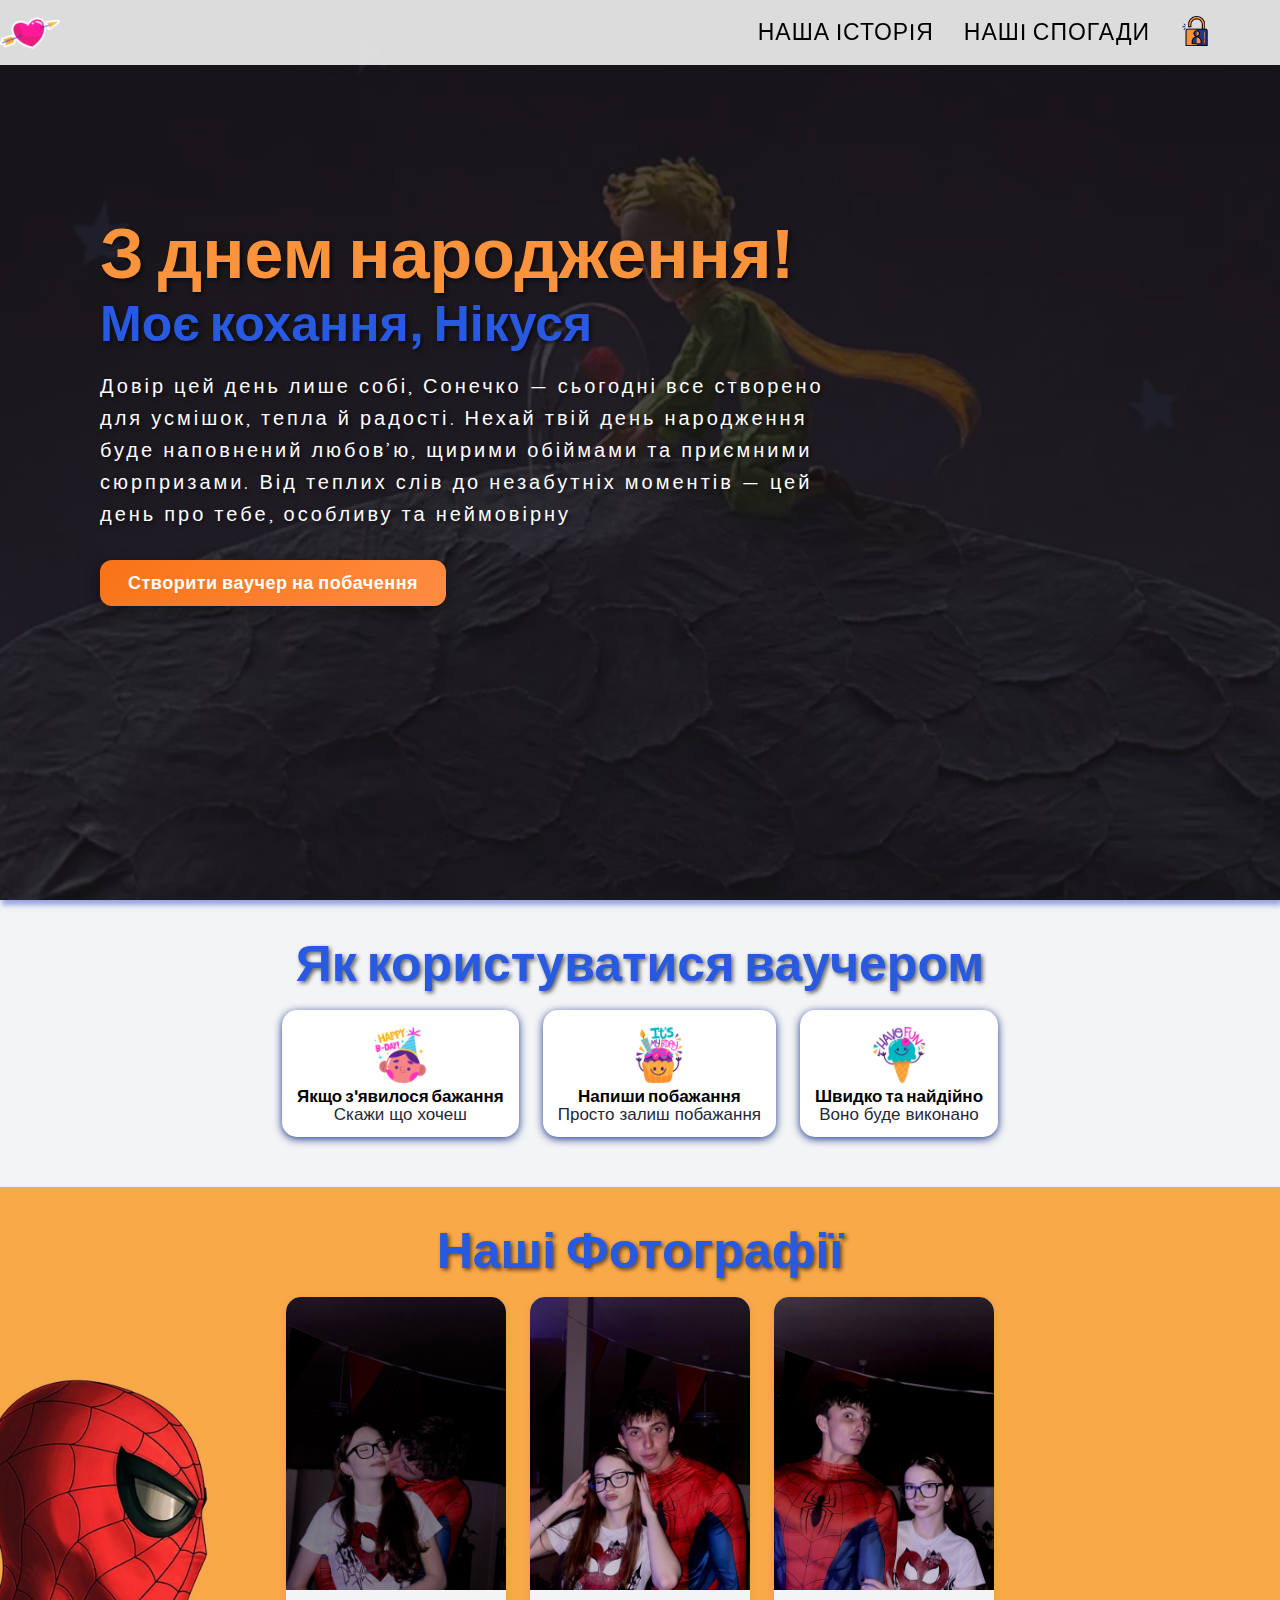
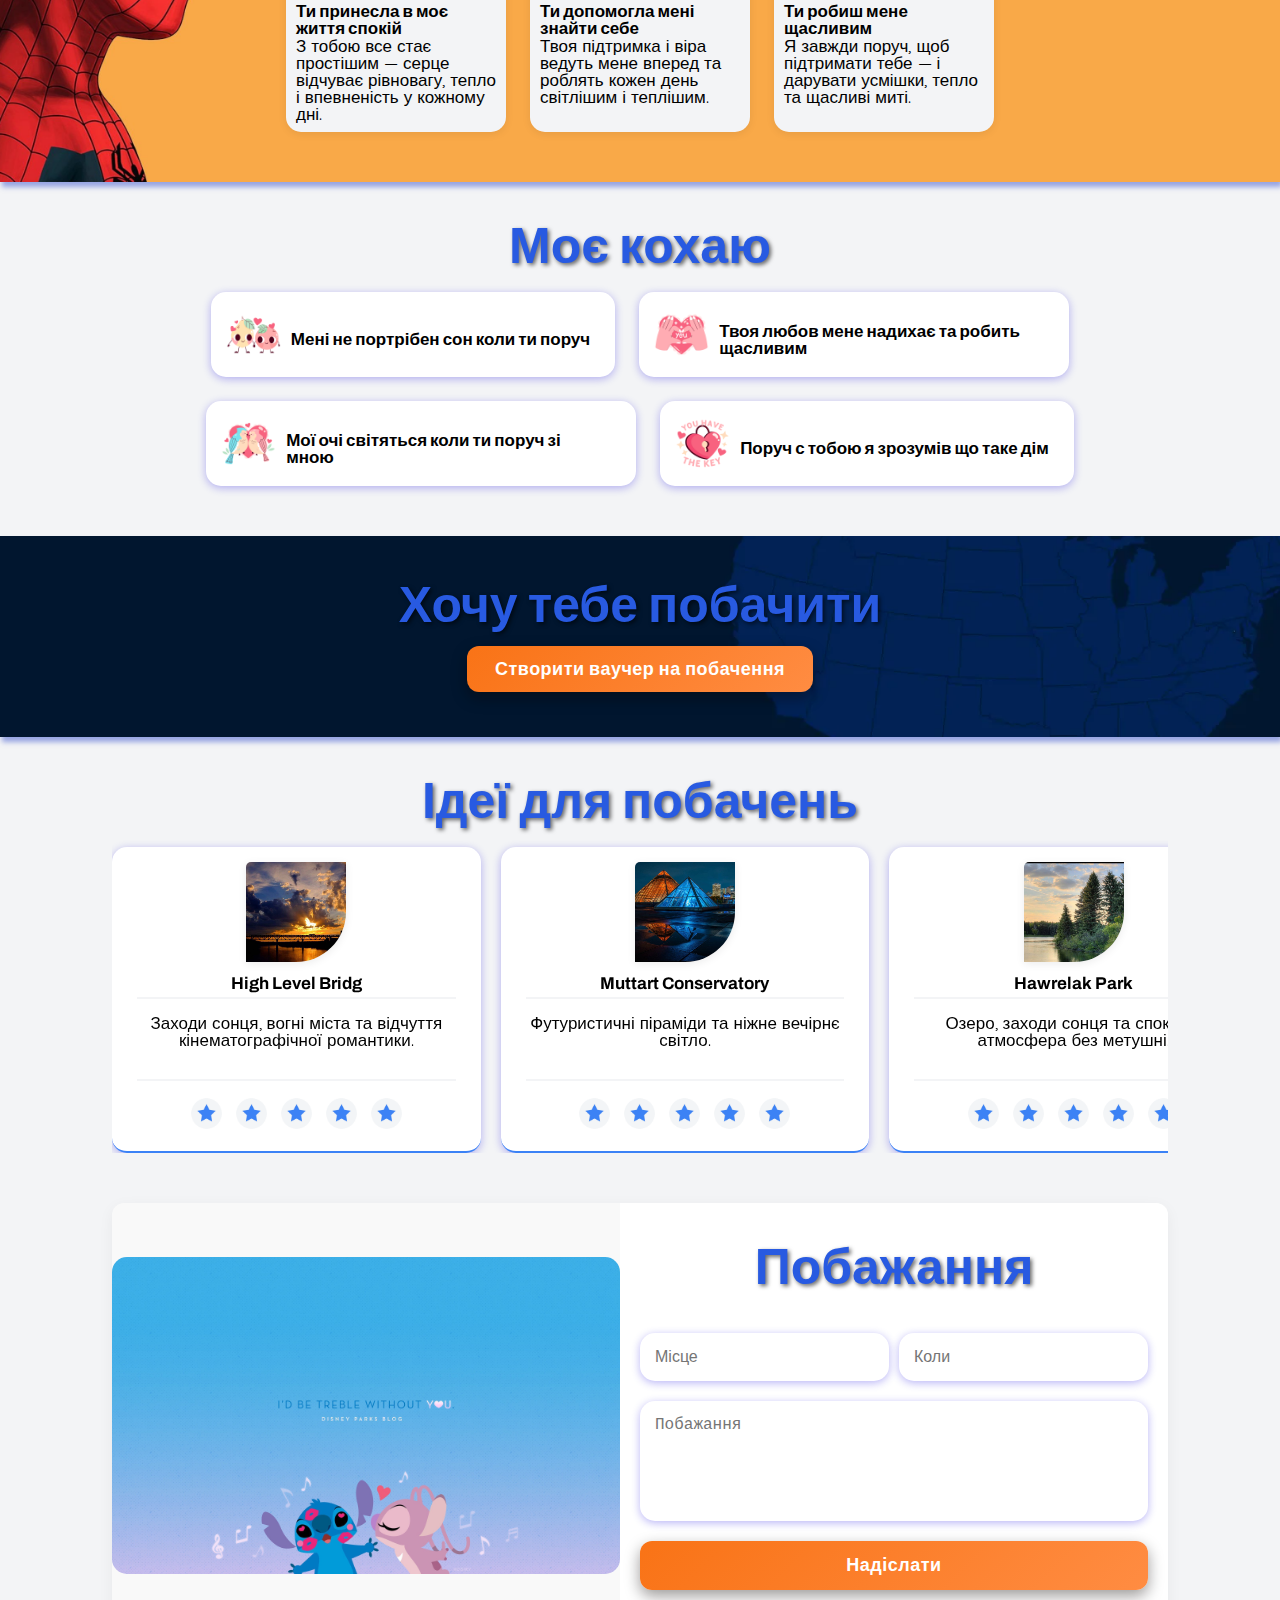
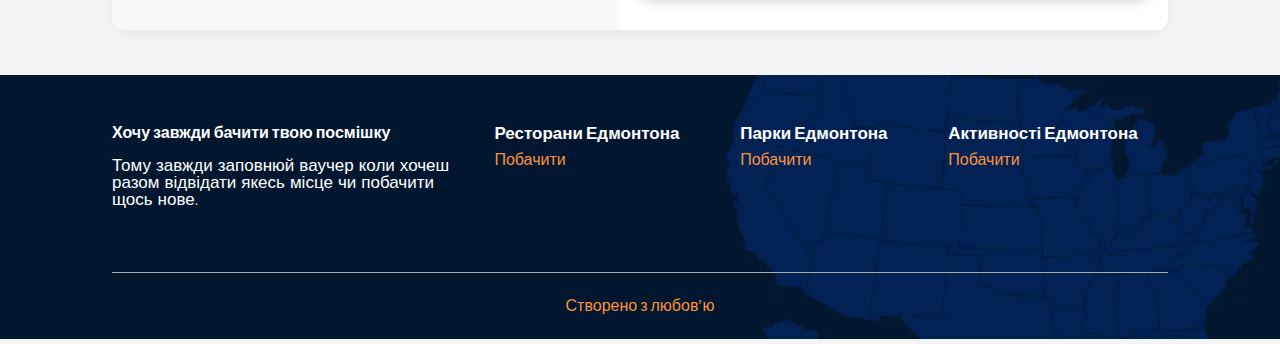
<file: index.html>
<!DOCTYPE html>
<html lang="en">
  <head>
    <meta charset="UTF-8" />
    <meta name="viewport" content="width=device-width, initial-scale=1.0" />
    <link rel="stylesheet" href="reset.css" />
    <link rel="stylesheet" href="style.css" />
    <link rel="icon" type="image/x-icon" href="images/favicon_io 2/favicon.ico" />
    <link rel="preconnect" href="https://fonts.googleapis.com" />
    <link rel="preconnect" href="https://fonts.gstatic.com" crossorigin />
    <link
      href="https://fonts.googleapis.com/css2?family=Archivo:ital,wght@0,100..900;1,100..900&family=Quicksand:wght@300..700&display=swap"
      rel="stylesheet"
    />
    <link
      rel="stylesheet"
      href="https://cdn.jsdelivr.net/npm/swiper@11/swiper-bundle.min.css"
    />
    <title>Trucking Services</title>
  </head>

  <body>
    <header class="header__bg mainPage__bg">
      <div class="header__container-content">
        <div class="navbar">
          <div class="logo">
            <a href="index.html" target="_self" title="Truck">
              <img
                src="images/LOGO-LOVE.png"
                loading="lazy"
                alt="logo"
                class="logo"
              />
            </a>
          </div>
          <ul class="links">
            <li>
              <a
                href="ourStory.html"
                class="navbar__links"
                target="_self"
                title="About Us"
                >Наша Iсторiя</a
              >
            </li>
            <li>
              <a
                href="ourMemorise.html"
                class="navbar__links"
                target="_self"
                title="Contact Us"
                >Нашi спогади</a
              >
            </li>
            <li class="links__signInSetts">
              <a
                id="adminBtn"
                class="navbar__links"
                target="_self"
                title="Admin"
                ><img src="images/loginIcon.webp" loading="lazy" alt="LogIn"
              /></a>
            </li>
          </ul>
          <div class="toggle">
            <div class="line1"></div>
            <div class="line2"></div>
            <div class="line3"></div>
          </div>
        </div>
        <div class="header__container">
          <h1>З днем народження!</h1>
          <h2>Моє кохання, Нікуся</h2>
          <p>
            Довір цей день лише собі, Сонечко — сьогодні все створено для
            усмішок, тепла й радості. Нехай твій день народження буде наповнений
            любов’ю, щирими обіймами та приємними сюрпризами. Від теплих слів до
            незабутніх моментів — цей день про тебе, особливу та неймовірну
          </p>

          <a href="#contactUs" class="btn">Створити ваучер на побачення</a>
        </div>
      </div>
    </header>
    <main class="main">
      <section class="section-distance">
        <h2>Як користуватися ваучером</h2>
        <div class="card-section container">
          <div class="card__item">
            <img src="images/birthday_1.jpeg" alt="car image" loading="lazy" />
            <h3>Якщо з'явилося бажання</h3>
            <p class="card__item-text">Скажи що хочеш</p>
          </div>
          <div class="card__item">
            <img src="images/birthday_2.png" alt="car image" loading="lazy" />
            <h3>Напиши побажання</h3>
            <p class="card__item-text">Просто залиш побажання</p>
          </div>
          <div class="card__item">
            <img src="images/birthday_3.png" alt="car image" loading="lazy" />
            <h3>Швидко та найдійно</h3>
            <p class="card__item-text">Воно буде виконано</p>
          </div>
        </div>
      </section>
      <section class="services services_new ">
        <h2>Наші Фотографії</h2>
        <div class="container services__block">
          <div class="services__item">
            <img src="images/us_2.jpg" alt="repairMen" loading="lazy" />
            <div class="services__item-textBlock">
              <h3>Ти принесла в моє життя спокій</h3>
              <p>
                З тобою все стає простішим — серце відчуває рівновагу, тепло і
                впевненість у кожному дні.
              </p>
            </div>
          </div>
          <div class="services__item">
            <img src="images/us_4.jpg" alt="repairMen" loading="lazy" />
            <div class="services__item-textBlock">
              <h3>Ти допомогла мені знайти себе</h3>
              <p>
                Твоя підтримка і віра ведуть мене вперед та роблять кожен день
                світлішим і теплішим.
              </p>
            </div>
          </div>
          <div class="services__item">
            <img src="images/us_3.jpg" alt="repairMen" loading="lazy" />
            <div class="services__item-textBlock">
              <h3>Ти робиш мене щасливим</h3>
              <p>
                Я завжди поруч, щоб підтримати тебе — і дарувати усмішки, тепло
                та щасливі миті.
              </p>
            </div>
          </div>
        </div>
      </section>
      <section class="container">
        <div class="section-distance">
          <h2 class="card-infoBlock-logo">Моє кохаю</h2>
          <div class="card-infoBlock">
            <div class="card-infoBlock-item">
              <img src="images/love_1.png" alt="Icon" loading="lazy" />
              <div>
                <h3>Мені не портрібен сон коли ти поруч</h3>
              </div>
            </div>
            <div class="card-infoBlock-item">
              <img src="images/love_2.png" alt="Icon" loading="lazy" />
              <div>
                <h3>Твоя любов мене надихає та робить щасливим</h3>
              </div>
            </div>
            <div class="card-infoBlock-item">
              <img src="images/love_3.png" alt="Icon" loading="lazy" />
              <div>
                <h3>Мої очі світяться коли ти поруч зі мною</h3>
              </div>
            </div>
            <div class="card-infoBlock-item">
              <img src="images/love_4.png" alt="Icon" loading="lazy" />
              <div>
                <h3 class="card__item-logo">
                  Поруч с тобою я зрозумів що таке дім
                </h3>
              </div>
            </div>
          </div>
        </div>
      </section>
      <section class="contacts-section">
        <h2>Хочу тебе побачити</h2>
        <a href="#contactUs" class="btn">Створити ваучер на побачення</a>
      </section>
      <section class="section-distance">
        <div class="swiper mySwiper container">
          <h2>Ідеї для побачень</h2>
          <div class="swiper-wrapper">
            <div class="swiper-slide">
              <img
                src="images/IMAGE 2025-12-18 19:07:42.jpg"
                alt="repairMen"
                class="rating__hero"
                loading="lazy"
              />
              <div class="services__item-textBlock">
                <h3>High Level Bridg</h3>
                <p class="swiper-slide-text">
                  Заходи сонця, вогні міста та відчуття кінематографічної романтики.
                </p>
              </div>
              <div class="rating-block">
                <img
                  src="images/rating.webp"
                  alt="star"
                  class="rating-img"
                  loading="lazy"
                />
                <img
                  src="images/rating.webp"
                  alt="star"
                  class="rating-img"
                  loading="lazy"
                />
                <img
                  src="images/rating.webp"
                  alt="star"
                  class="rating-img"
                  loading="lazy"
                />
                <img
                  src="images/rating.webp"
                  alt="star"
                  class="rating-img"
                  loading="lazy"
                />
                <img
                  src="images/rating.webp"
                  alt="star"
                  class="rating-img"
                  loading="lazy"
                />
              </div>
            </div>
            <div class="swiper-slide">
              <img
                src="images/IMAGE 2025-12-18 19:12:06.jpg"
                alt="repairMen"
                class="rating__hero"
              />
              <div class="services__item-textBlock">
                <h3>Muttart Conservatory </h3>
                <p class="swiper-slide-text">
                  Футуристичні піраміди та ніжне вечірнє світло.
                </p>
              </div>
              <div class="rating-block">
                <img
                  src="images/rating.webp"
                  alt="star"
                  class="rating-img"
                  loading="lazy"
                />
                <img
                  src="images/rating.webp"
                  alt="star"
                  class="rating-img"
                  loading="lazy"
                />
                <img
                  src="images/rating.webp"
                  alt="star"
                  class="rating-img"
                  loading="lazy"
                />
                <img
                  src="images/rating.webp"
                  alt="star"
                  class="rating-img"
                  loading="lazy"
                />
                <img
                  src="images/rating.webp"
                  alt="star"
                  class="rating-img"
                  loading="lazy"
                />
              </div>
            </div>
            <div class="swiper-slide">
              <img
                src="images/IMAGE 2025-12-18 19:10:57.jpg"
                alt="repairMen"
                class="rating__hero"
                loading="lazy"
              />
              <div class="services__item-textBlock">
                <h3>Hawrelak Park</h3>
                <p class="swiper-slide-text">
                  Озеро, заходи сонця та спокійна атмосфера без метушні.
                </p>
              </div>
              <div class="rating-block">
                <img
                  src="images/rating.webp"
                  alt="star"
                  class="rating-img"
                  loading="lazy"
                />
                <img
                  src="images/rating.webp"
                  alt="star"
                  class="rating-img"
                  loading="lazy"
                />
                <img
                  src="images/rating.webp"
                  alt="star"
                  class="rating-img"
                  loading="lazy"
                />
                <img
                  src="images/rating.webp"
                  alt="star"
                  class="rating-img"
                  loading="lazy"
                />
                <img
                  src="images/rating.webp"
                  alt="star"
                  class="rating-img"
                  loading="lazy"
                />
              </div>
            </div>
            <div class="swiper-slide">
              <img
                src="images/IMAGE 2025-12-18 19:11:19.jpg"
                alt="repairMen"
                class="rating__hero"
                loading="lazy"
              />
              <div class="services__item-textBlock">
                <h3>Victoria Promenade</h3>
                <p class="swiper-slide-text">
                  Панорама даунтауну та романтика прогулянки над долиною.
                </p>
              </div>
              <div class="rating-block">
                <img
                  src="images/rating.webp"
                  alt="star"
                  class="rating-img"
                  loading="lazy"
                />
                <img
                  src="images/rating.webp"
                  alt="star"
                  class="rating-img"
                  loading="lazy"
                />
                <img
                  src="images/rating.webp"
                  alt="star"
                  class="rating-img"
                  loading="lazy"
                />
                <img
                  src="images/rating.webp"
                  alt="star"
                  class="rating-img"
                  loading="lazy"
                />
                <img
                  src="images/rating.webp"
                  alt="star"
                  class="rating-img"
                  loading="lazy"
                />
              </div>
            </div>
   
          </div>
          <div class="swiper-pagination"></div>
        </div>
      </section>

      <section class="contact-section container" >
        <div class="contact-image">
          <img
            src="images/1679908227_sneg-top-p-oboi-so-stichem-na-rabochii-stol-pinterest-2.jpg"
            loading="lazy"
            alt="Contact Us"
          />
        </div>
        <form class="contact-form" id="contactUs">
          <h2>Побажання</h2>
          <div class="form-grid">
            <input type="text" id="Place" placeholder="Місце" required />
            <input type="text" id="Date" placeholder="Коли" required />
          </div>
          <textarea
            placeholder="Побажання"
            rows="5"
            id="InfoTExt_block"
            required
          ></textarea>
          <button type="submit" class="btn" id="myButton">Надіслати</button>
          <p id="status"></p>
        </form>
      </section>
      <button id="scrollTopBtn" title="Top">
        <img src="images/top.webp" alt="top" class="topImg" loading="lazy" />
      </button>
    </main>
    <footer class="footer">
      <div class="container footer-position">
        <div>
          <h4>Хочу завжди бачити твою посмішку</h4>
          <p>
            Тому завжди заповнюй ваучер коли хочеш разом відвідати якесь місце
            чи побачити щось нове.
          </p>
        </div>
        <div class="footer-position-nav">
          <div class="footer__block-nav-items">
            <h3>Ресторани Едмонтона</h3>
            <a
              href="https://www.opentable.ca/s?covers=2&latitude=53.5391305&longitude=-113.4987516&title=Top%20Restaurants%20in%20Edmonton&ref=16282&SP=ppc_g_ca_nontm&cmid=22832620510&aid=183792336416&tid=kwd-301682547986&locp=9001365&loci=&mt=b&nw=g&d=c&cid=767375618606&pos=&gad_source=1&gad_campaignid=22832620510&gbraid=0AAAAADqtrPqXvhz52E7thMMNALKUC1vij&gclid=Cj0KCQiA6Y7KBhCkARIsAOxhqtP-cCf6x3h9wunZFyAaUBI9hwEAVCS_YtmzITurQr_x0XLDvX0mDDcaApj-EALw_wcB"
              target="_blank"
              rel="nofollow"
              title="Github"
              >Побачити</a
            >
          </div>
          <div class="footer__block-nav-items">
            <h3>Парки Едмонтона</h3>
            <a
              href="https://www.tripadvisor.ru/Attractions-g154914-Activities-c57-Edmonton_Alberta.html"
              target="_blank"
              rel="nofollow"
              title="LinkedIn"
              >Побачити</a
            >
          </div>
          <div class="footer__block-nav-items">
            <h3>Активності Едмонтона</h3>
            <a
              href="https://www.getyourguide.ru/edmonton-l291/outdoor-activities-tc1093/?visitor-id=Z9B60OZEQOLZGU8JGK219MRBBJJAEGZO&locale_autoredirect_optout=true"
              target="_blank"
              rel="nofollow"
              title="Mu stack"
              >Побачити</a
            >
          </div>
        </div>
      </div>
      <div class="footer-position-certification container">
        Створено з любов’ю
      </div>
    </footer>

    <div id="loginModal" class="modal">
      <div class="modal-content">
        <h3>Admin Login</h3>
        <input type="text" id="adminUsername" placeholder="Username - admin" />
        <input
          type="password"
          id="adminPassword"
          placeholder="Password - admin"
        />
        <div id="loginError" class="error-message"></div>
        <div class="modal-buttons">
          <button id="loginSubmit" class="btn-admin btn-success">Login</button>
          <button id="loginCancel" class="btn-admin">Cancel</button>
        </div>
      </div>
    </div>
    <script src="https://cdn.jsdelivr.net/npm/swiper@11/swiper-bundle.min.js"></script>
    <script src="script.js"></script>
  </body>
</html>
</file>
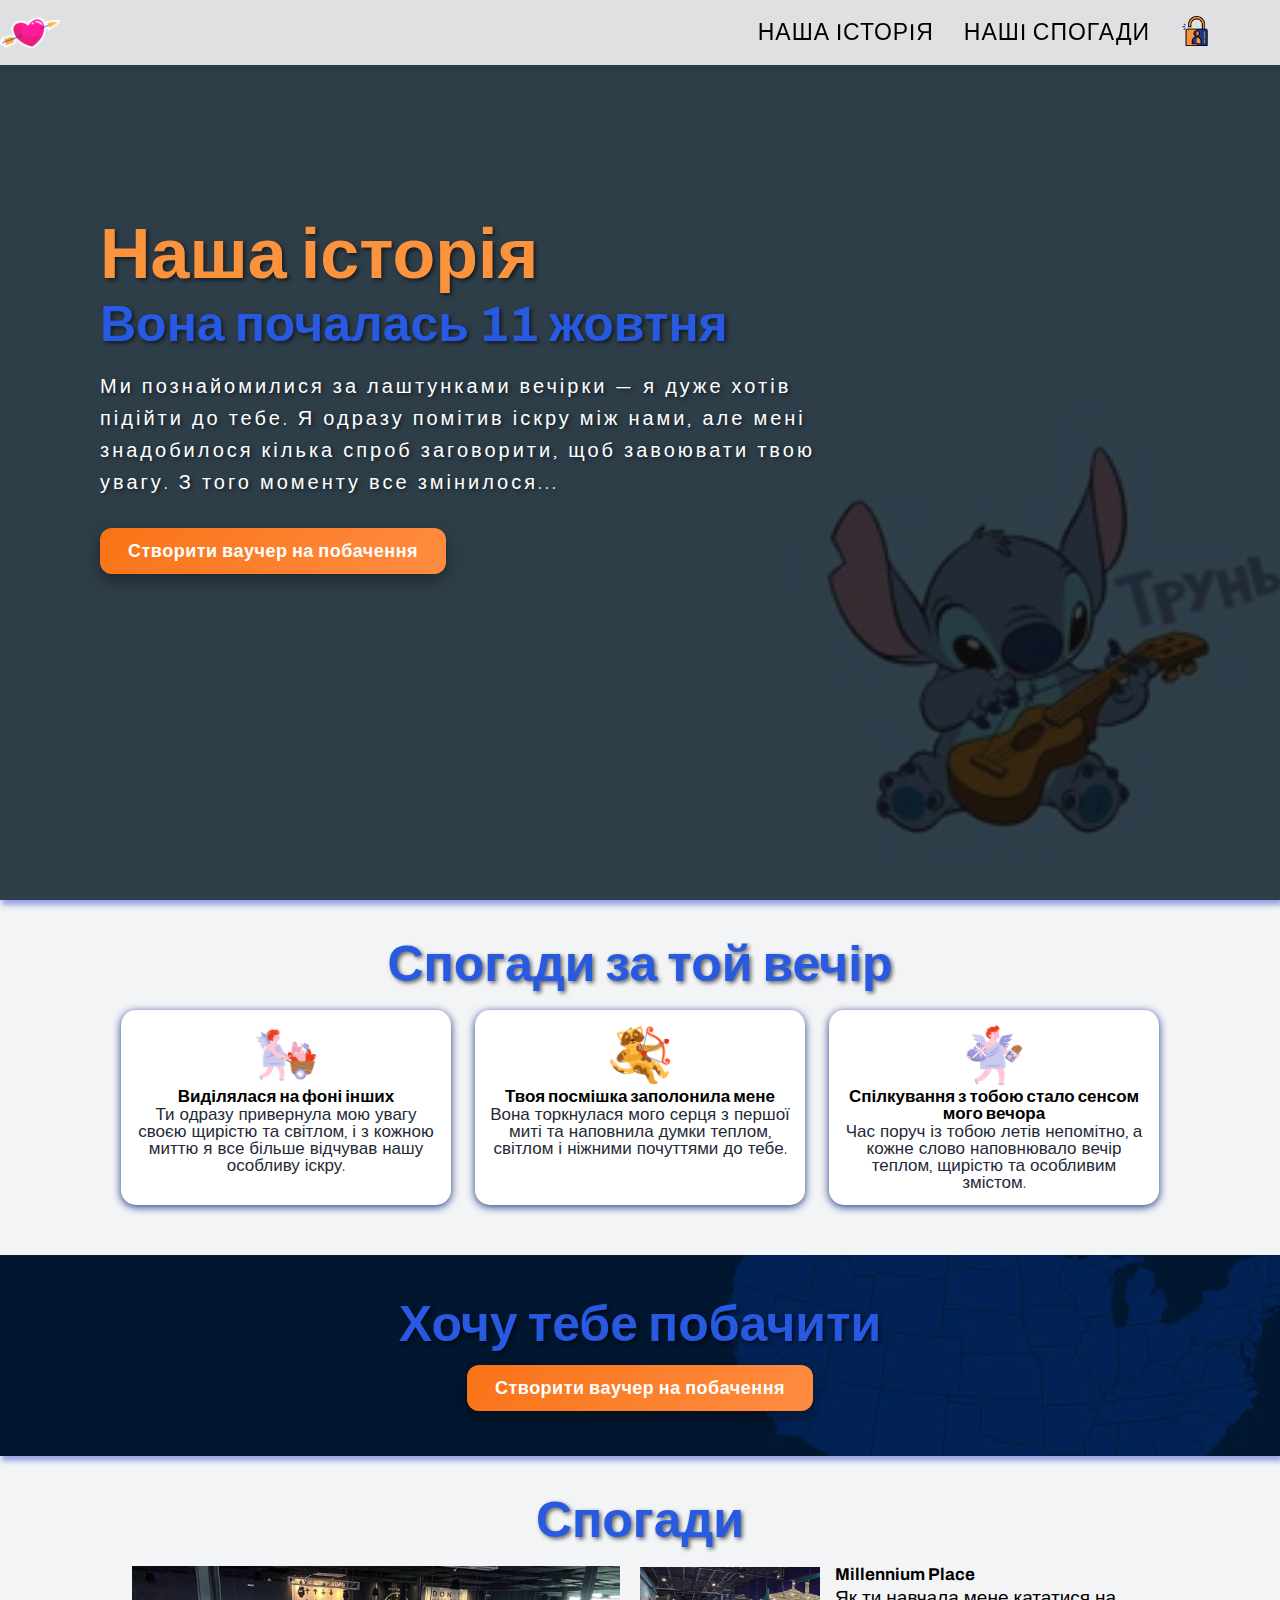
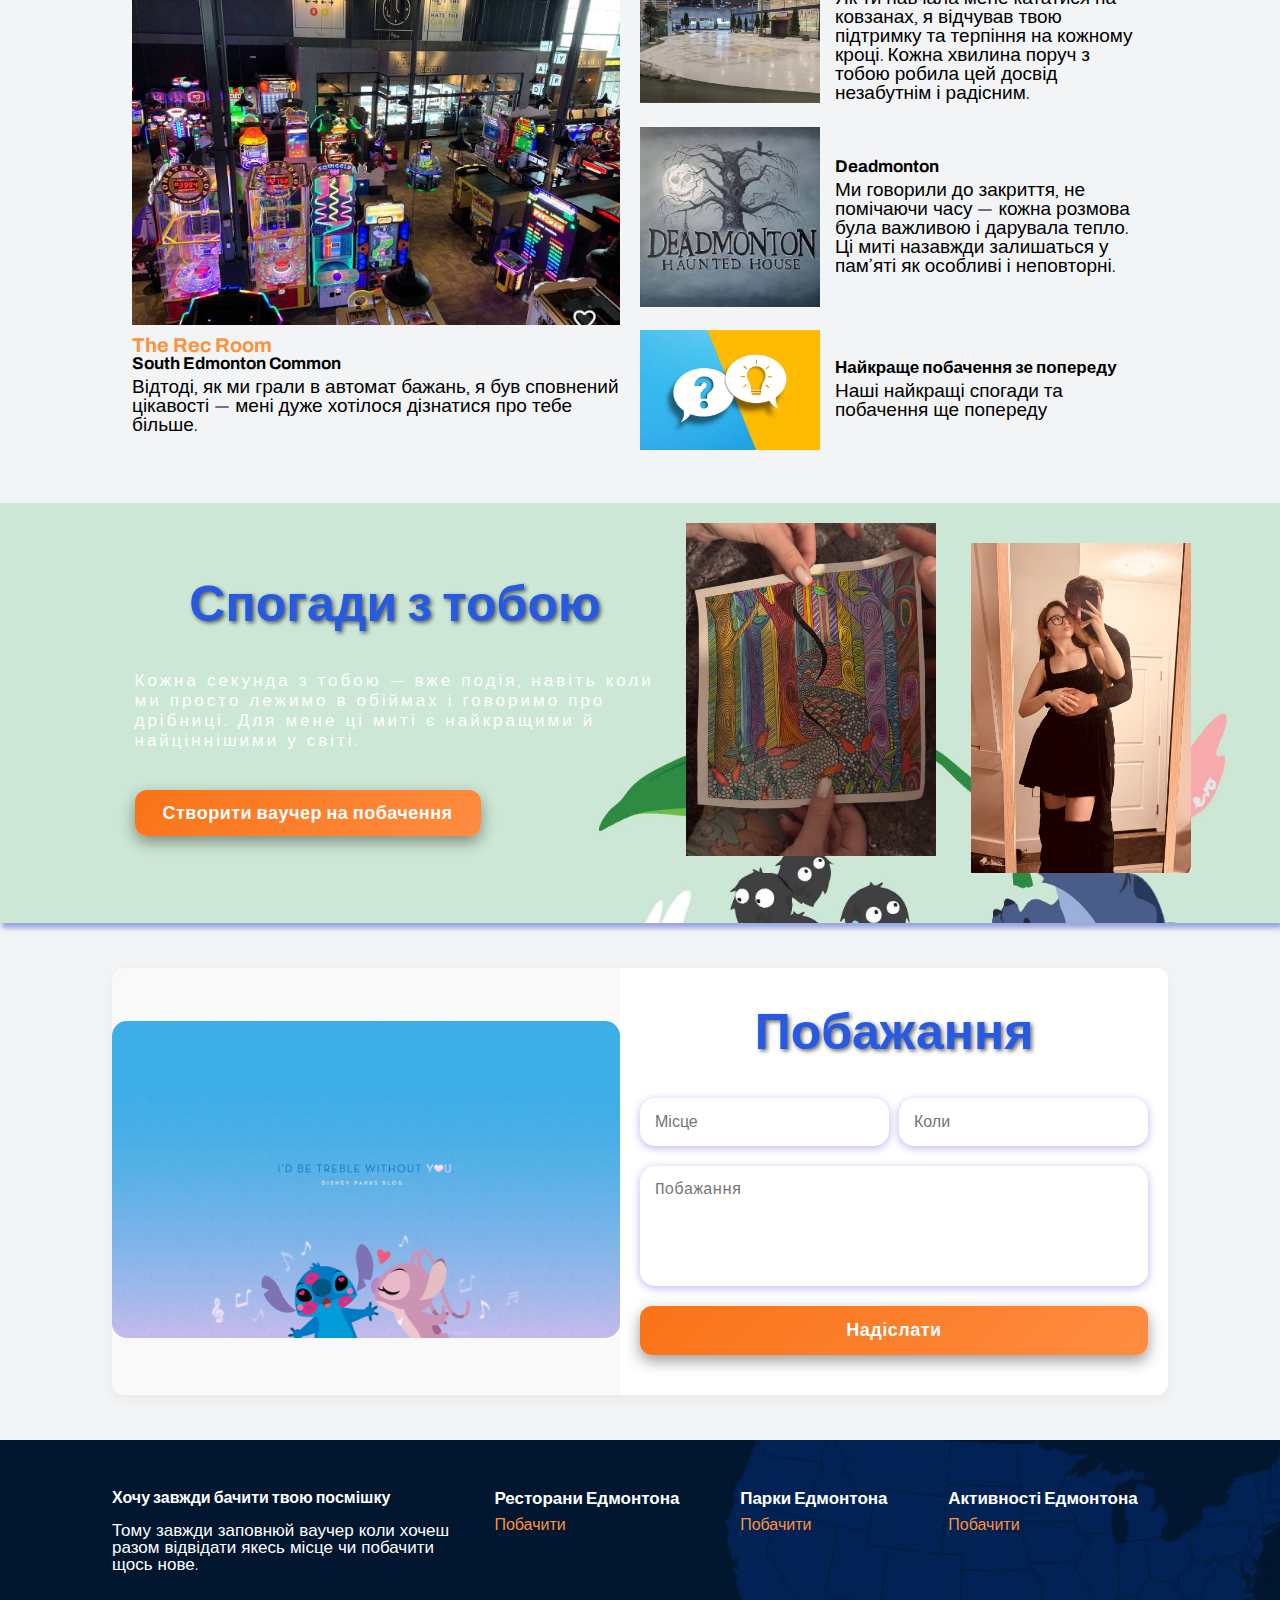
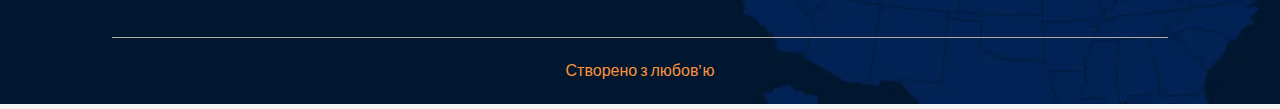
<file: aboutUs.html>
<!DOCTYPE html>
<html lang="en">
  <head>
    <meta charset="UTF-8" />
    <meta name="viewport" content="width=device-width, initial-scale=1.0" />
    <link rel="stylesheet" href="reset.css" />
    <link rel="stylesheet" href="style.css" />
    <link rel="icon" type="image/x-icon" href="images/favicon_io 2/favicon.ico" />
    <link rel="preconnect" href="https://fonts.googleapis.com" />
    <link rel="preconnect" href="https://fonts.gstatic.com" crossorigin />
    <link
      href="https://fonts.googleapis.com/css2?family=Archivo:ital,wght@0,100..900;1,100..900&family=Quicksand:wght@300..700&display=swap"
      rel="stylesheet"
    />
    <link
      rel="stylesheet"
      href="https://cdn.jsdelivr.net/npm/swiper@11/swiper-bundle.min.css"
    />
    <title>Наша історія</title>
  </head>
  <body>
    <header class="header__bg aboutUs__bg">
      <div class="header__container-content">
        <div class="navbar">
          <div class="logo">
            <a href="index.html" target="_self" title="Truck">
              <img
              src="images/LOGO-LOVE.png"
                loading="lazy"
                alt="logo"
                class="logo"
              />
            </a>
          </div>
          <ul class="links">
            <li>
              <a
                href="ourStory.html"
                class="navbar__links"
                target="_self"
                title="About Us"
                >Наша Iсторiя</a
              >
            </li>
            <li>
              <a
                href="ourMemorise.html"
                class="navbar__links"
                target="_self"
                title="Contact Us"
                >Нашi спогади</a
              >
            </li>
            <li class="links__signInSetts">
              <a
                id="adminBtn"
                class="navbar__links"
                target="_self"
                title="Admin"
                ><img src="images/loginIcon.webp" loading="lazy" alt="LogIn"
              /></a>
            </li>
          </ul>
          <div class="toggle">
            <div class="line1"></div>
            <div class="line2"></div>
            <div class="line3"></div>
          </div>
        </div>
        <div class="header__container">
          <h1>Наша історія</h1>
          <h2>Вона почалась 11 жовтня</h2>
          <p>
            Ми познайомилися за лаштунками вечірки — я дуже хотів підійти до
            тебе. Я одразу помітив іскру між нами, але мені знадобилося кілька
            спроб заговорити, щоб завоювати твою увагу. З того моменту все
            змінилося...
          </p>

          <a href="#contactUs" class="btn">Створити ваучер на побачення</a>
        </div>
      </div>
    </header>
    <main class="main">
      <section class="container">
        <div class="section-distance">
          <h2 class="mission__logo">Спогади за той вечір</h2>
          <div class="card-section">
            <div class="card__item">
              <img src="images/love-2.png" loading="lazy" alt="image" />
              <h3>Виділялася на фоні інших</h3>
              <p class="card__item-text">
                Ти одразу привернула мою увагу своєю щирістю та світлом, і з
                кожною миттю я все більше відчував нашу особливу іскру.
              </p>
            </div>
            <div class="card__item">
              <img
                src="images/love-9.png"
                loading="lazy"
                alt="partnership icon"
              />
              <h3>Твоя посмішка заполонила мене</h3>
              <p class="card__item-text">
                Вона торкнулася мого серця з першої миті та наповнила думки
                теплом, світлом і ніжними почуттями до тебе.
              </p>
            </div>
            <div class="card__item">
              <img
                src="images/love-3.png"
                loading="lazy"
                alt="inovation icon"
              />
              <h3>Спілкування з тобою стало сенсом мого вечора</h3>
              <p class="card__item-text">
                Час поруч із тобою летів непомітно, а кожне слово наповнювало
                вечір теплом, щирістю та особливим змістом.
              </p>
            </div>
          </div>
        </div>
      </section>
      <section class="contacts-section">
        <h2>Хочу тебе побачити</h2>
        <a href="#contactUs" class="btn">Створити ваучер на побачення</a>
      </section>
      <section class="container">
        <div class="section-distance">
          <h2 class="story__block-logo">Спогади</h2>
          <div class="story__block">
            <div class="story__block-first">
              <img
                src="images/IMAGE 2025-12-18 17:41:36.jpg"
                loading="lazy"
                alt="image"
              />
              <h4>The Rec Room</h4>
              <h3>South Edmonton Common</h3>
              <p>
                Відтоді, як ми грали в автомат бажань, я був сповнений цікавості
                — мені дуже хотілося дізнатися про тебе більше.
              </p>
            </div>
            <div class="story__block-secound">
              <div class="story__block-secound-item">
                <div>
                  <img
                    src="images/IMAGE 2025-12-18 17:48:34.jpg"
                    loading="lazy"
                    alt="image"
                  />
                </div>
                <div class="story__block-secound-item-text">
                  <h3>Millennium Place</h3>
                  <p>
                    Як ти навчала мене кататися на ковзанах, я відчував твою
                    підтримку та терпіння на кожному кроці. Кожна хвилина поруч
                    з тобою робила цей досвід незабутнім і радісним.
                  </p>
                </div>
              </div>
              <div class="story__block-secound-item">
                <div>
                  <img src="images/images.jpg" loading="lazy" alt="image" />
                </div>
                <div class="story__block-secound-item-text">
                  <h3>Deadmonton</h3>
                  <p>
                    Ми говорили до закриття, не помічаючи часу — кожна розмова
                    була важливою і дарувала тепло. Ці миті назавжди залишаться
                    у пам’яті як особливі і неповторні.
                  </p>
                </div>
              </div>
              <div class="story__block-secound-item">
                <div>
                  <img
                    src="images/istockphoto-2170466726-612x612.jpg"
                    loading="lazy"
                    alt="image"
                  />
                </div>
                <div class="story__block-secound-item-text">
                  <h3>Найкраще побачення зе попереду</h3>
                  <p>Наші найкращі спогади та побачення ще попереду</p>
                </div>
              </div>
            </div>
          </div>
        </div>
      </section>
      <section class="services slogan_bg" id="contactUs">
        <div class="slogan container">
          <div class="slogan__textBlock">
            <h2>Спогади з тобою</h2>
            <p>
              Кожна секунда з тобою — вже подія, навіть коли ми просто
              лежимо в обіймах і говоримо про дрібниці. Для мене ці миті
              є найкращими й найціннішими у світі.
            </p>
            <div>
              <a href="#contactUs" class="btn">Створити ваучер на побачення</a>
            </div>
          </div>
          <div class="slogan__photoBlock">
            <div class="slogan__img">
              <img src="images/IMAGE 2025-12-18 18:23:01.jpg" loading="lazy" alt="image" />
            </div>
            <div class="slogan__img-small">
              <img src="images/IMAGE 2025-12-18 18:25:41.jpg" loading="lazy" alt="image" />
            </div>
          </div>
        </div>
      </section>


      <section class="contact-section container">
        <div class="contact-image">
          <img
            src="images/1679908227_sneg-top-p-oboi-so-stichem-na-rabochii-stol-pinterest-2.jpg"
            loading="lazy"
            alt="Contact Us"
          />
        </div>
        <form class="contact-form" id="userForm">
          <h2>Побажання</h2>
          <div class="form-grid">
            <input type="text" id="Place" placeholder="Місце" required />
            <input type="text" id="Date" placeholder="Коли" required />
          </div>
          <textarea
            placeholder="Побажання"
            rows="5"
            id="InfoTExt_block"
            required
          ></textarea>
          <button type="submit" class="btn" id="myButton">Надіслати</button>
          <p id="status"></p>
        </form>
      </section>
      <button id="scrollTopBtn" title="top">
        <img src="images/top.webp" loading="lazy" alt="top" class="topImg" />
      </button>
    </main>
    <footer class="footer">
      <div class="container footer-position">
        <div>
          <h4>Хочу завжди бачити твою посмішку</h4>
          <p>
            Тому завжди заповнюй ваучер коли хочеш разом відвідати якесь місце
            чи побачити щось нове.
          </p>
        </div>
        <div class="footer-position-nav">
          <div class="footer__block-nav-items">
            <h3>Ресторани Едмонтона</h3>
            <a
              href="https://www.opentable.ca/s?covers=2&latitude=53.5391305&longitude=-113.4987516&title=Top%20Restaurants%20in%20Edmonton&ref=16282&SP=ppc_g_ca_nontm&cmid=22832620510&aid=183792336416&tid=kwd-301682547986&locp=9001365&loci=&mt=b&nw=g&d=c&cid=767375618606&pos=&gad_source=1&gad_campaignid=22832620510&gbraid=0AAAAADqtrPqXvhz52E7thMMNALKUC1vij&gclid=Cj0KCQiA6Y7KBhCkARIsAOxhqtP-cCf6x3h9wunZFyAaUBI9hwEAVCS_YtmzITurQr_x0XLDvX0mDDcaApj-EALw_wcB"
              target="_blank"
              rel="nofollow"
              title="Github"
              >Побачити</a
            >
          </div>
          <div class="footer__block-nav-items">
            <h3>Парки Едмонтона</h3>
            <a
              href="https://www.tripadvisor.ru/Attractions-g154914-Activities-c57-Edmonton_Alberta.html"
              target="_blank"
              rel="nofollow"
              title="LinkedIn"
              >Побачити</a
            >
          </div>
          <div class="footer__block-nav-items">
            <h3>Активності Едмонтона</h3>
            <a
              href="https://www.getyourguide.ru/edmonton-l291/outdoor-activities-tc1093/?visitor-id=Z9B60OZEQOLZGU8JGK219MRBBJJAEGZO&locale_autoredirect_optout=true"
              target="_blank"
              rel="nofollow"
              title="Mu stack"
              >Побачити</a
            >
          </div>
        </div>
      </div>
      <div class="footer-position-certification container">
        Створено з любов’ю
      </div>
    </footer>

    <div id="loginModal" class="modal">
      <div class="modal-content">
        <h3>Admin Login</h3>
        <input type="text" id="adminUsername" placeholder="Username - admin" />
        <input
          type="password"
          id="adminPassword"
          placeholder="Password - admin"
        />
        <div id="loginError" class="error-message"></div>
        <div class="modal-buttons">
          <button id="loginSubmit" class="btn-admin btn-success">Login</button>
          <button id="loginCancel" class="btn-admin">Cancel</button>
        </div>
      </div>
    </div>

    <script src="https://cdn.jsdelivr.net/npm/swiper@11/swiper-bundle.min.js"></script>
    <script src="script.js"></script>
  </body>
</html>
</file>
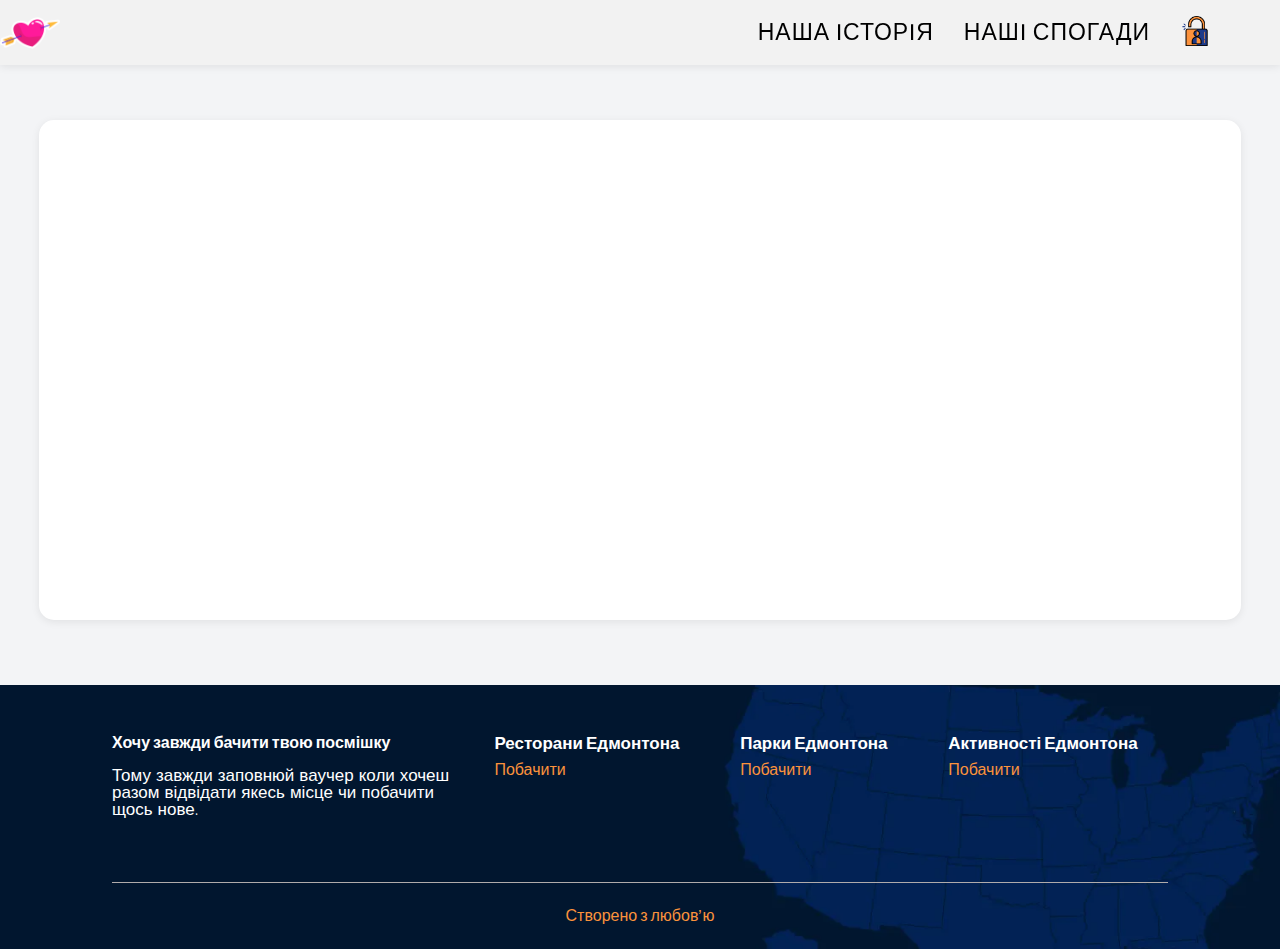
<file: admin.html>
<!DOCTYPE html>
<html lang="en">
  <head>
    <meta charset="UTF-8" />
    <meta name="viewport" content="width=device-width, initial-scale=1.0" />
    <link rel="stylesheet" href="reset.css" />
    <link rel="stylesheet" href="style.css" />
    <link rel="icon" type="image/x-icon" href="images/favicon_io 2/favicon.ico" />
    <link rel="preconnect" href="https://fonts.googleapis.com" />
    <link rel="preconnect" href="https://fonts.gstatic.com" crossorigin />
    <link
      href="https://fonts.googleapis.com/css2?family=Archivo:ital,wght@0,100..900;1,100..900&family=Quicksand:wght@300..700&display=swap"
      rel="stylesheet"
    />
    <link
      rel="stylesheet"
      href="https://cdn.jsdelivr.net/npm/swiper@11/swiper-bundle.min.css"
    />
    <title>Admin page</title>
  </head>
  <body>
    <header class="header__container-content">
      <div class="navbar">
        <div class="logo">
          <a href="index.html" target="_self" title="Truck">
            <img
            src="images/LOGO-LOVE.png"
              loading="lazy"
              alt="logo"
              class="logo"
            />
          </a>
        </div>
        <ul class="links">
          <li>
            <a
              href="ourStory.html"
              class="navbar__links"
              target="_self"
              title="About Us"
              >Наша Iсторiя</a
            >
          </li>
          <li>
            <a
              href="ourMemorise.html"
              class="navbar__links"
              target="_self"
              title="Contact Us"
              >Нашi спогади</a
            >
          </li>
          <li class="links__signInSetts">
            <a
              id="adminBtn"
              class="navbar__links"
              target="_self"
              title="Admin"
              ><img src="images/loginIcon.webp" loading="lazy" alt="LogIn"
            /></a>
          </li>
        </ul>
        <div class="toggle">
          <div class="line1"></div>
          <div class="line2"></div>
          <div class="line3"></div>
        </div>
      </div>
    </header>
    <main class="main">
      <section class="admin__main">
        <div id="clientsContainer" class="admin__main-user"></div>
      </section>
      <button id="scrollTopBtn" title="Top">
        <img src="images/top.webp" alt="top" class="topImg" />
      </button>
    </main>
    <footer class="footer">
      <div class="container footer-position">
        <div>
          <h4>Хочу завжди бачити твою посмішку</h4>
          <p>
            Тому завжди заповнюй ваучер коли хочеш разом відвідати якесь місце
            чи побачити щось нове.
          </p>
        </div>
        <div class="footer-position-nav">
          <div class="footer__block-nav-items">
            <h3>Ресторани Едмонтона</h3>
            <a
              href="https://www.opentable.ca/s?covers=2&latitude=53.5391305&longitude=-113.4987516&title=Top%20Restaurants%20in%20Edmonton&ref=16282&SP=ppc_g_ca_nontm&cmid=22832620510&aid=183792336416&tid=kwd-301682547986&locp=9001365&loci=&mt=b&nw=g&d=c&cid=767375618606&pos=&gad_source=1&gad_campaignid=22832620510&gbraid=0AAAAADqtrPqXvhz52E7thMMNALKUC1vij&gclid=Cj0KCQiA6Y7KBhCkARIsAOxhqtP-cCf6x3h9wunZFyAaUBI9hwEAVCS_YtmzITurQr_x0XLDvX0mDDcaApj-EALw_wcB"
              target="_blank"
              rel="nofollow"
              title="Github"
              >Побачити</a
            >
          </div>
          <div class="footer__block-nav-items">
            <h3>Парки Едмонтона</h3>
            <a
              href="https://www.tripadvisor.ru/Attractions-g154914-Activities-c57-Edmonton_Alberta.html"
              target="_blank"
              rel="nofollow"
              title="LinkedIn"
              >Побачити</a
            >
          </div>
          <div class="footer__block-nav-items">
            <h3>Активності Едмонтона</h3>
            <a
              href="https://www.getyourguide.ru/edmonton-l291/outdoor-activities-tc1093/?visitor-id=Z9B60OZEQOLZGU8JGK219MRBBJJAEGZO&locale_autoredirect_optout=true"
              target="_blank"
              rel="nofollow"
              title="Mu stack"
              >Побачити</a
            >
          </div>
        </div>
      </div>
      <div class="footer-position-certification container">
        Створено з любов’ю
      </div>
    </footer>

    <div id="confirmModal" class="modal">
      <div class="modal-content">
        <p>Are you sure you want to delete this client?</p>
        <div class="modal-buttons">
          <button id="confirmYes" class="btn btn-danger">Yes</button>
          <button id="confirmNo" class="btn">No</button>
        </div>
      </div>
    </div>
    <script src="https://cdn.jsdelivr.net/npm/swiper@11/swiper-bundle.min.js"></script>
    <script src="script.js"></script>
  </body>
</html>
</file>
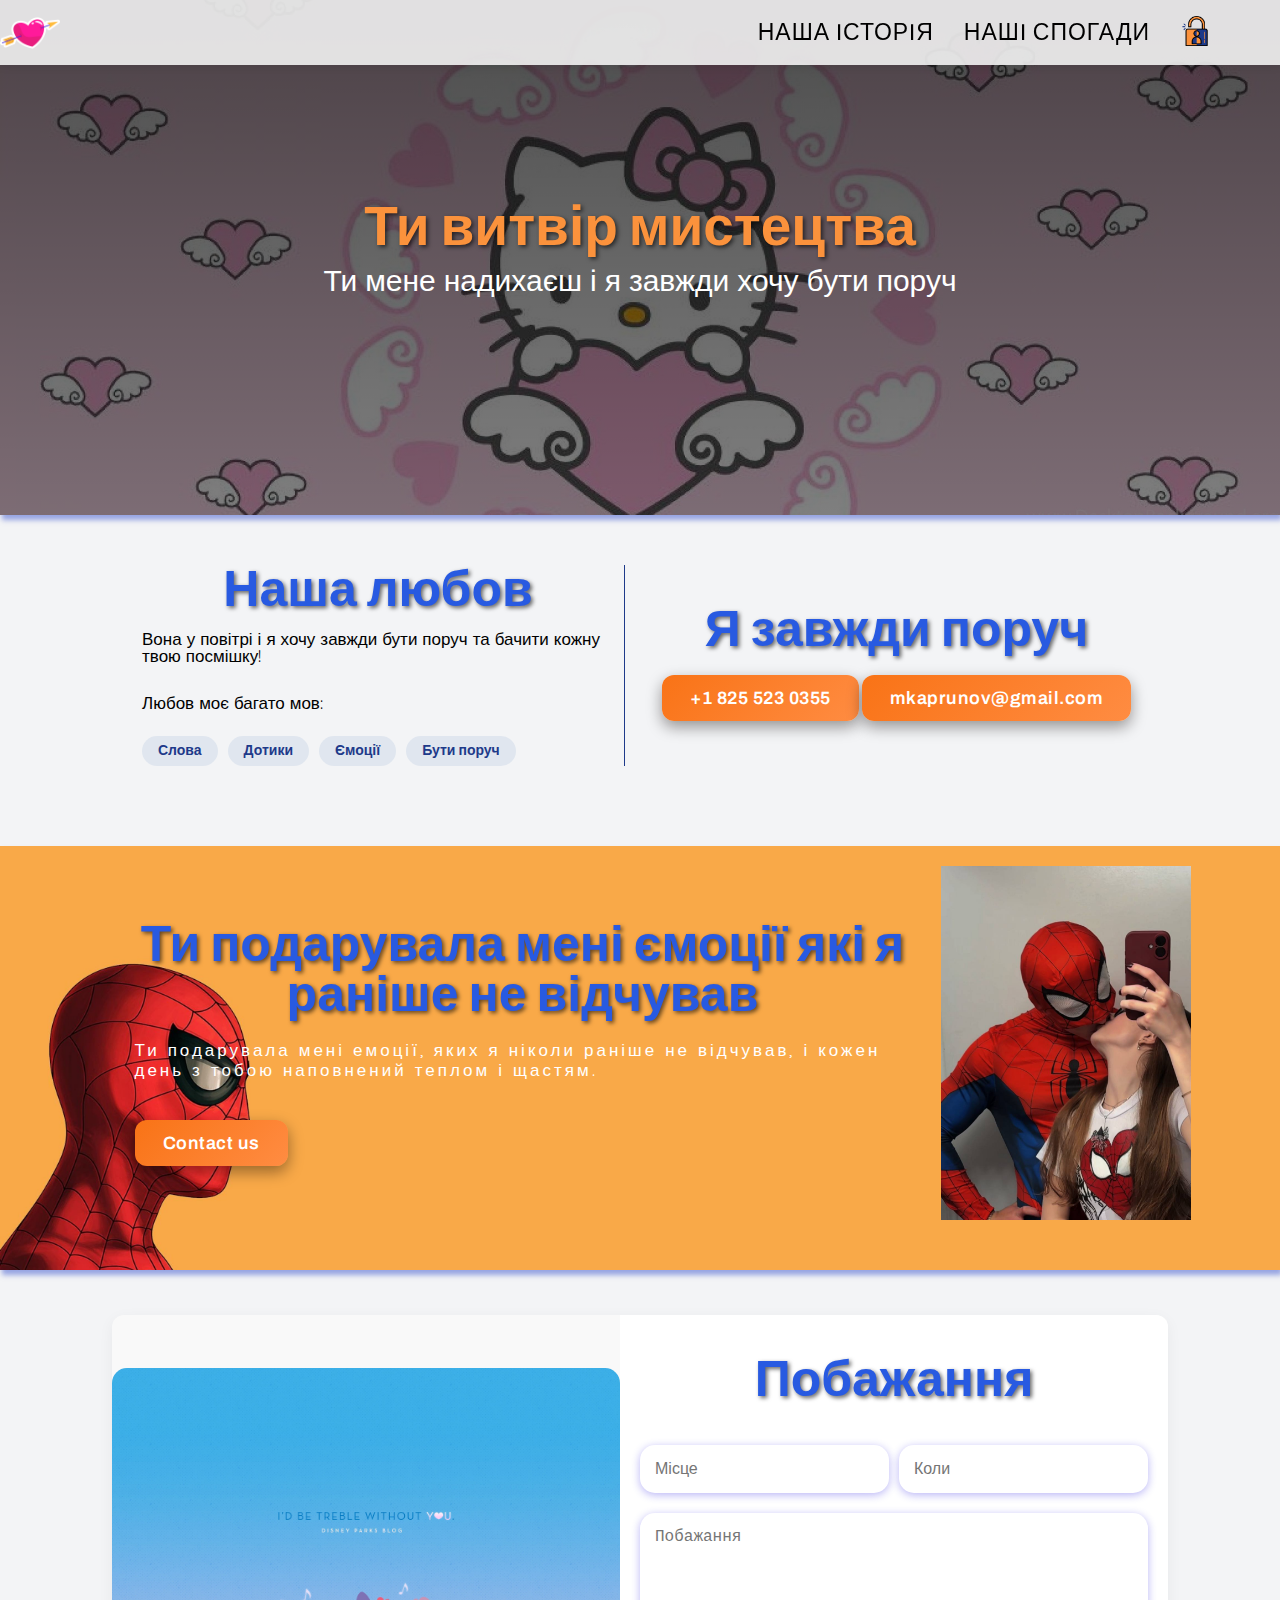
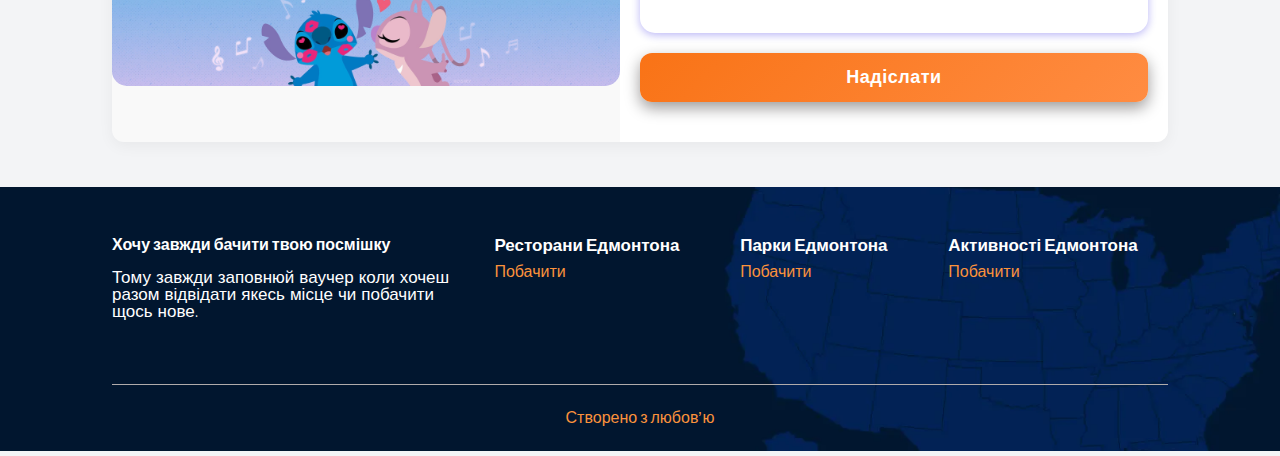
<file: contactUs.html>
<!DOCTYPE html>
<html lang="en">
  <head>
    <meta charset="UTF-8" />
    <meta name="viewport" content="width=device-width, initial-scale=1.0" />
    <link rel="stylesheet" href="reset.css" />
    <link rel="stylesheet" href="style.css" />
    <link rel="icon" type="image/x-icon" href="images/favicon_io 2/favicon.ico" />
    <link rel="preconnect" href="https://fonts.googleapis.com" />
    <link rel="preconnect" href="https://fonts.gstatic.com" crossorigin />
    <link
      href="https://fonts.googleapis.com/css2?family=Archivo:ital,wght@0,100..900;1,100..900&family=Quicksand:wght@300..700&display=swap"
      rel="stylesheet"
    />
    <link
      rel="stylesheet"
      href="https://cdn.jsdelivr.net/npm/swiper@11/swiper-bundle.min.css"
    />
    <title>Contact us</title>
  </head>
  <body>
    <header class="contact-header">
      <div class="contact-header--position">
        <h1 class="contact-header__title">Ти витвір мистецтва</h1>
        <p class="contact-header__description">Ти мене надихаєш і я завжди хочу бути поруч
        </p>
      </div>
    </header>

    <div class="header__container-content">
      <div class="navbar">
        <div class="logo">
          <a href="index.html" target="_self" title="Truck">
            <img
            src="images/LOGO-LOVE.png"
              loading="lazy"
              alt="logo"
              class="logo"
            />
          </a>
        </div>
        <ul class="links">
          <li>
            <a
              href="ourStory.html"
              class="navbar__links"
              target="_self"
              title="About Us"
              >Наша Iсторiя</a
            >
          </li>
          <li>
            <a
              href="ourMemorise.html"
              class="navbar__links"
              target="_self"
              title="Contact Us"
              >Нашi спогади</a
            >
          </li>
          <li class="links__signInSetts">
            <a
              id="adminBtn"
              class="navbar__links"
              target="_self"
              title="Admin"
              ><img src="images/loginIcon.webp" loading="lazy" alt="LogIn"
            /></a>
          </li>
        </ul>
        <div class="toggle">
          <div class="line1"></div>
          <div class="line2"></div>
          <div class="line3"></div>
        </div>
      </div>
    </div>
    <section class="contact-section-midle container">
      <div class="contact-container section-distance">
        <div class="contact-info-left">
          <h2>Наша любов</h2>
          <p>
         Вона у повітрі і я хочу завжди бути поруч та бачити кожну твою посмішку!
          </p>
          <p>Любов моє багато мов:</p>
          <ul class="language-list">
            <li>Слова</li>
            <li>Дотики</li>
            <li>Ємоції</li>
            <li>Бути поруч</li>
          </ul>
        </div>

        <div class="contact-info-right">
          <h2>Я завжди поруч</h2>
          <div class="contact-buttons">
            <a href="tel:+18255230355" class="btn" target="_self" title="Phone">
              +1 825 523 0355
            </a>
            <a
              href="mailto:mkaprunov@gmail.com"
              target="_self"
              title="Mail"
              class="btn"
            >
            mkaprunov@gmail.com
            </a>
          </div>
        </div>
      </div>
    </section>
    <section class="services slogan_bg services_new" id="contactUs">
      <div class="slogan container ">
        <div class="slogan__textBlock">
          <h2>Ти подарувала мені ємоції які я раніше не відчував</h2>
          <p>
            Ти подарувала мені емоції, яких я ніколи раніше не відчував, 
            і кожен день з тобою наповнений теплом і щастям.
          </p>
          <div>
            <a href="#contactUs" class="btn">Contact us</a>
          </div>
        </div>
        <div class="slogan__photoBlock">
          <div class="slogan__img">
            <img src="images/IMAGE 2025-12-18 18:44:54.jpg" loading="lazy" alt="image" />
          </div>

        </div>
      </div>
    </section>

    <main class="main">

      <section class="contact-section container">
        <div class="contact-image">
          <img
            src="images/1679908227_sneg-top-p-oboi-so-stichem-na-rabochii-stol-pinterest-2.jpg"
            loading="lazy"
            alt="Contact Us"
          />
        </div>
        <form class="contact-form" id="userForm">
          <h2>Побажання</h2>
          <div class="form-grid">
            <input type="text" id="Place" placeholder="Місце" required />
            <input type="text" id="Date" placeholder="Коли" required />
          </div>
          <textarea
            placeholder="Побажання"
            rows="5"
            id="InfoTExt_block"
            required
          ></textarea>
          <button type="submit" class="btn" id="myButton">Надіслати</button>
          <p id="status"></p>
        </form>
      </section>
      <button id="scrollTopBtn" title="top">
        <img src="images/top.webp" loading="lazy" alt="top" class="topImg" />
      </button>
    </main>
    <footer class="footer">
      <div class="container footer-position">
        <div>
          <h4>Хочу завжди бачити твою посмішку</h4>
          <p>
            Тому завжди заповнюй ваучер коли хочеш разом відвідати якесь місце
            чи побачити щось нове.
          </p>
        </div>
        <div class="footer-position-nav">
          <div class="footer__block-nav-items">
            <h3>Ресторани Едмонтона</h3>
            <a
              href="https://www.opentable.ca/s?covers=2&latitude=53.5391305&longitude=-113.4987516&title=Top%20Restaurants%20in%20Edmonton&ref=16282&SP=ppc_g_ca_nontm&cmid=22832620510&aid=183792336416&tid=kwd-301682547986&locp=9001365&loci=&mt=b&nw=g&d=c&cid=767375618606&pos=&gad_source=1&gad_campaignid=22832620510&gbraid=0AAAAADqtrPqXvhz52E7thMMNALKUC1vij&gclid=Cj0KCQiA6Y7KBhCkARIsAOxhqtP-cCf6x3h9wunZFyAaUBI9hwEAVCS_YtmzITurQr_x0XLDvX0mDDcaApj-EALw_wcB"
              target="_blank"
              rel="nofollow"
              title="Github"
              >Побачити</a
            >
          </div>
          <div class="footer__block-nav-items">
            <h3>Парки Едмонтона</h3>
            <a
              href="https://www.tripadvisor.ru/Attractions-g154914-Activities-c57-Edmonton_Alberta.html"
              target="_blank"
              rel="nofollow"
              title="LinkedIn"
              >Побачити</a
            >
          </div>
          <div class="footer__block-nav-items">
            <h3>Активності Едмонтона</h3>
            <a
              href="https://www.getyourguide.ru/edmonton-l291/outdoor-activities-tc1093/?visitor-id=Z9B60OZEQOLZGU8JGK219MRBBJJAEGZO&locale_autoredirect_optout=true"
              target="_blank"
              rel="nofollow"
              title="Mu stack"
              >Побачити</a
            >
          </div>
        </div>
      </div>
      <div class="footer-position-certification container">
        Створено з любов’ю
      </div>
    </footer>

    <div id="loginModal" class="modal">
      <div class="modal-content">
        <h3>Admin Login</h3>
        <input type="text" id="adminUsername" placeholder="Username - admin" />
        <input
          type="password"
          id="adminPassword"
          placeholder="Password - admin"
        />
        <div id="loginError" class="error-message"></div>
        <div class="modal-buttons">
          <button id="loginSubmit" class="btn-admin btn-success">Login</button>
          <button id="loginCancel" class="btn-admin">Cancel</button>
        </div>
      </div>
    </div>
    <script src="https://cdn.jsdelivr.net/npm/swiper@11/swiper-bundle.min.js"></script>
    <script src="script.js"></script>
  </body>
</html>
</file>
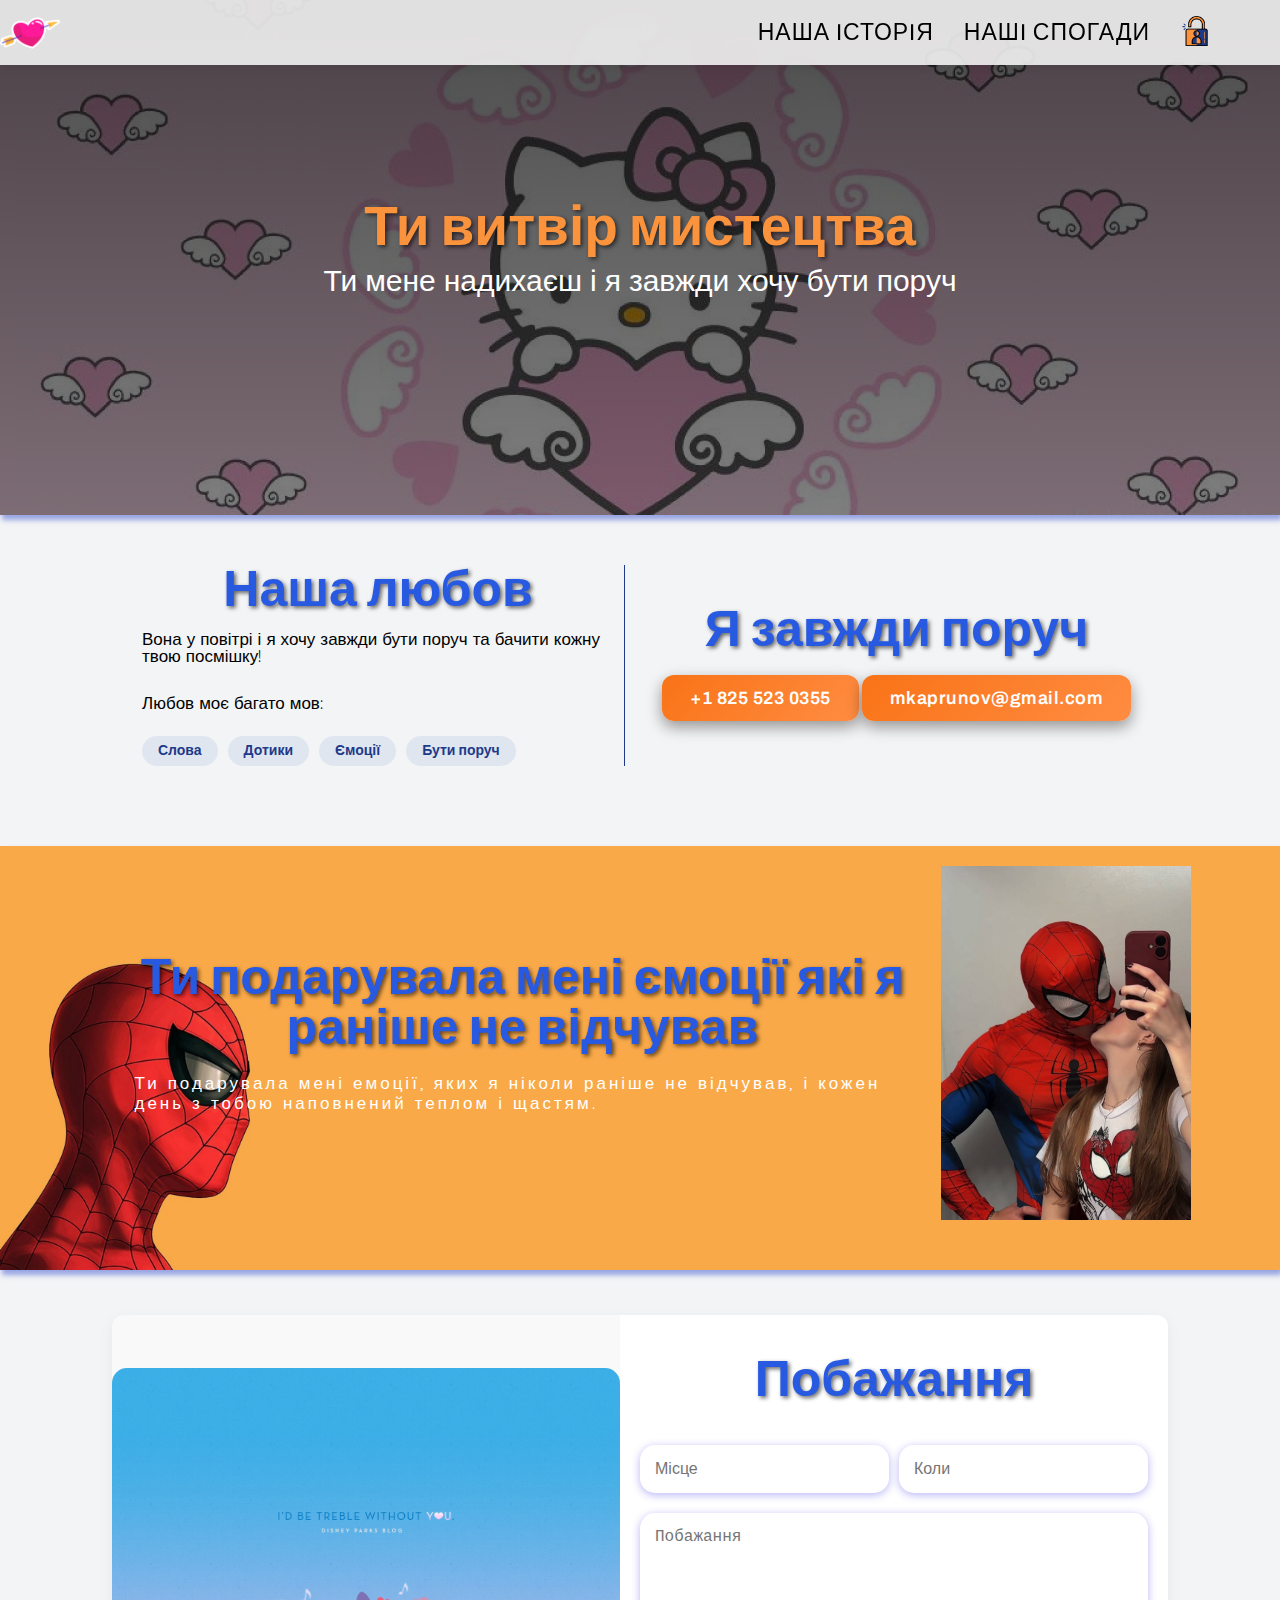
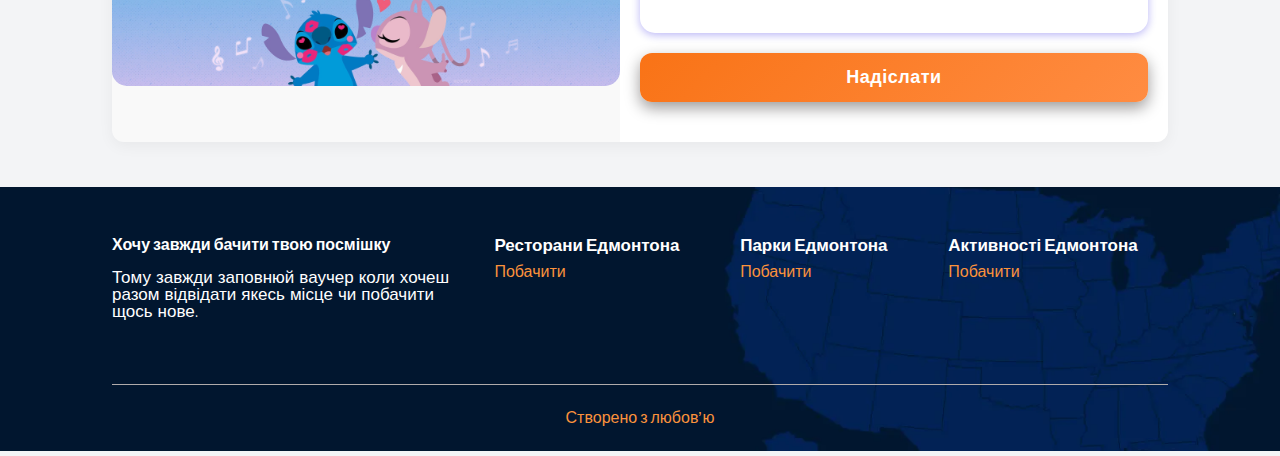
<file: ourMemorise.html>
<!DOCTYPE html>
<html lang="en">
  <head>
    <meta charset="UTF-8" />
    <meta name="viewport" content="width=device-width, initial-scale=1.0" />
    <link rel="stylesheet" href="reset.css" />
    <link rel="stylesheet" href="style.css" />
    <link rel="icon" type="image/x-icon" href="images/favicon_io 2/favicon.ico" />
    <link rel="preconnect" href="https://fonts.googleapis.com" />
    <link rel="preconnect" href="https://fonts.gstatic.com" crossorigin />
    <link
      href="https://fonts.googleapis.com/css2?family=Archivo:ital,wght@0,100..900;1,100..900&family=Quicksand:wght@300..700&display=swap"
      rel="stylesheet"
    />
    <link
      rel="stylesheet"
      href="https://cdn.jsdelivr.net/npm/swiper@11/swiper-bundle.min.css"
    />
    <title>Contact us</title>
  </head>
  <body>
    <header class="contact-header">
      <div class="contact-header--position">
        <h1 class="contact-header__title">Ти витвір мистецтва</h1>
        <p class="contact-header__description">Ти мене надихаєш і я завжди хочу бути поруч
        </p>
      </div>
    </header>

    <div class="header__container-content">
      <div class="navbar">
        <div class="logo">
          <a href="index.html" target="_self" title="Truck">
            <img
            src="images/LOGO-LOVE.png"
              loading="lazy"
              alt="logo"
              class="logo"
            />
          </a>
        </div>
        <ul class="links">
          <li>
            <a
              href="ourStory.html"
              class="navbar__links"
              target="_self"
              title="About Us"
              >Наша Iсторiя</a
            >
          </li>
          <li>
            <a
              href="contactUs.html"
              class="navbar__links"
              target="_self"
              title="Contact Us"
              >Нашi спогади</a
            >
          </li>
          <li class="links__signInSetts">
            <a
              id="adminBtn"
              class="navbar__links"
              target="_self"
              title="Admin"
              ><img src="images/loginIcon.webp" loading="lazy" alt="LogIn"
            /></a>
          </li>
        </ul>
        <div class="toggle">
          <div class="line1"></div>
          <div class="line2"></div>
          <div class="line3"></div>
        </div>
      </div>
    </div>
    <section class="contact-section-midle container">
      <div class="contact-container section-distance">
        <div class="contact-info-left">
          <h2>Наша любов</h2>
          <p>
         Вона у повітрі і я хочу завжди бути поруч та бачити кожну твою посмішку!
          </p>
          <p>Любов моє багато мов:</p>
          <ul class="language-list">
            <li>Слова</li>
            <li>Дотики</li>
            <li>Ємоції</li>
            <li>Бути поруч</li>
          </ul>
        </div>

        <div class="contact-info-right">
          <h2>Я завжди поруч</h2>
          <div class="contact-buttons">
            <a href="tel:+18255230355" class="btn" target="_self" title="Phone">
              +1 825 523 0355
            </a>
            <a
              href="mailto:mkaprunov@gmail.com"
              target="_self"
              title="Mail"
              class="btn"
            >
            mkaprunov@gmail.com
            </a>
          </div>
        </div>
      </div>
    </section>
    <section class="services slogan_bg services_new" id="contactUs">
      <div class="slogan container ">
        <div class="slogan__textBlock">
          <h2>Ти подарувала мені ємоції які я раніше не відчував</h2>
          <p>
            Ти подарувала мені емоції, яких я ніколи раніше не відчував, 
            і кожен день з тобою наповнений теплом і щастям.
          </p>
      
        </div>
        <div class="slogan__photoBlock">
          <div class="slogan__img">
            <img src="images/IMAGE 2025-12-18 18:44:54.jpg" loading="lazy" alt="image" />
          </div>

        </div>
      </div>
    </section>

    <main class="main">

      <section class="contact-section container">
        <div class="contact-image">
          <img
            src="images/1679908227_sneg-top-p-oboi-so-stichem-na-rabochii-stol-pinterest-2.jpg"
            loading="lazy"
            alt="Contact Us"
          />
        </div>
        <form class="contact-form" id="userForm">
          <h2>Побажання</h2>
          <div class="form-grid">
            <input type="text" id="Place" placeholder="Місце" required />
            <input type="text" id="Date" placeholder="Коли" required />
          </div>
          <textarea
            placeholder="Побажання"
            rows="5"
            id="InfoTExt_block"
            required
          ></textarea>
          <button type="submit" class="btn" id="myButton">Надіслати</button>
          <p id="status"></p>
        </form>
      </section>
      <button id="scrollTopBtn" title="top">
        <img src="images/top.webp" loading="lazy" alt="top" class="topImg" />
      </button>
    </main>
    <footer class="footer">
      <div class="container footer-position">
        <div>
          <h4>Хочу завжди бачити твою посмішку</h4>
          <p>
            Тому завжди заповнюй ваучер коли хочеш разом відвідати якесь місце
            чи побачити щось нове.
          </p>
        </div>
        <div class="footer-position-nav">
          <div class="footer__block-nav-items">
            <h3>Ресторани Едмонтона</h3>
            <a
              href="https://www.opentable.ca/s?covers=2&latitude=53.5391305&longitude=-113.4987516&title=Top%20Restaurants%20in%20Edmonton&ref=16282&SP=ppc_g_ca_nontm&cmid=22832620510&aid=183792336416&tid=kwd-301682547986&locp=9001365&loci=&mt=b&nw=g&d=c&cid=767375618606&pos=&gad_source=1&gad_campaignid=22832620510&gbraid=0AAAAADqtrPqXvhz52E7thMMNALKUC1vij&gclid=Cj0KCQiA6Y7KBhCkARIsAOxhqtP-cCf6x3h9wunZFyAaUBI9hwEAVCS_YtmzITurQr_x0XLDvX0mDDcaApj-EALw_wcB"
              target="_blank"
              rel="nofollow"
              title="Github"
              >Побачити</a
            >
          </div>
          <div class="footer__block-nav-items">
            <h3>Парки Едмонтона</h3>
            <a
              href="https://www.tripadvisor.ru/Attractions-g154914-Activities-c57-Edmonton_Alberta.html"
              target="_blank"
              rel="nofollow"
              title="LinkedIn"
              >Побачити</a
            >
          </div>
          <div class="footer__block-nav-items">
            <h3>Активності Едмонтона</h3>
            <a
              href="https://www.getyourguide.ru/edmonton-l291/outdoor-activities-tc1093/?visitor-id=Z9B60OZEQOLZGU8JGK219MRBBJJAEGZO&locale_autoredirect_optout=true"
              target="_blank"
              rel="nofollow"
              title="Mu stack"
              >Побачити</a
            >
          </div>
        </div>
      </div>
      <div class="footer-position-certification container">
        Створено з любов’ю
      </div>
    </footer>

    <div id="loginModal" class="modal">
      <div class="modal-content">
        <h3>Admin Login</h3>
        <input type="text" id="adminUsername" placeholder="Username - admin" />
        <input
          type="password"
          id="adminPassword"
          placeholder="Password - admin"
        />
        <div id="loginError" class="error-message"></div>
        <div class="modal-buttons">
          <button id="loginSubmit" class="btn-admin btn-success">Login</button>
          <button id="loginCancel" class="btn-admin">Cancel</button>
        </div>
      </div>
    </div>
    <script src="https://cdn.jsdelivr.net/npm/swiper@11/swiper-bundle.min.js"></script>
    <script src="script.js"></script>
  </body>
</html>
</file>
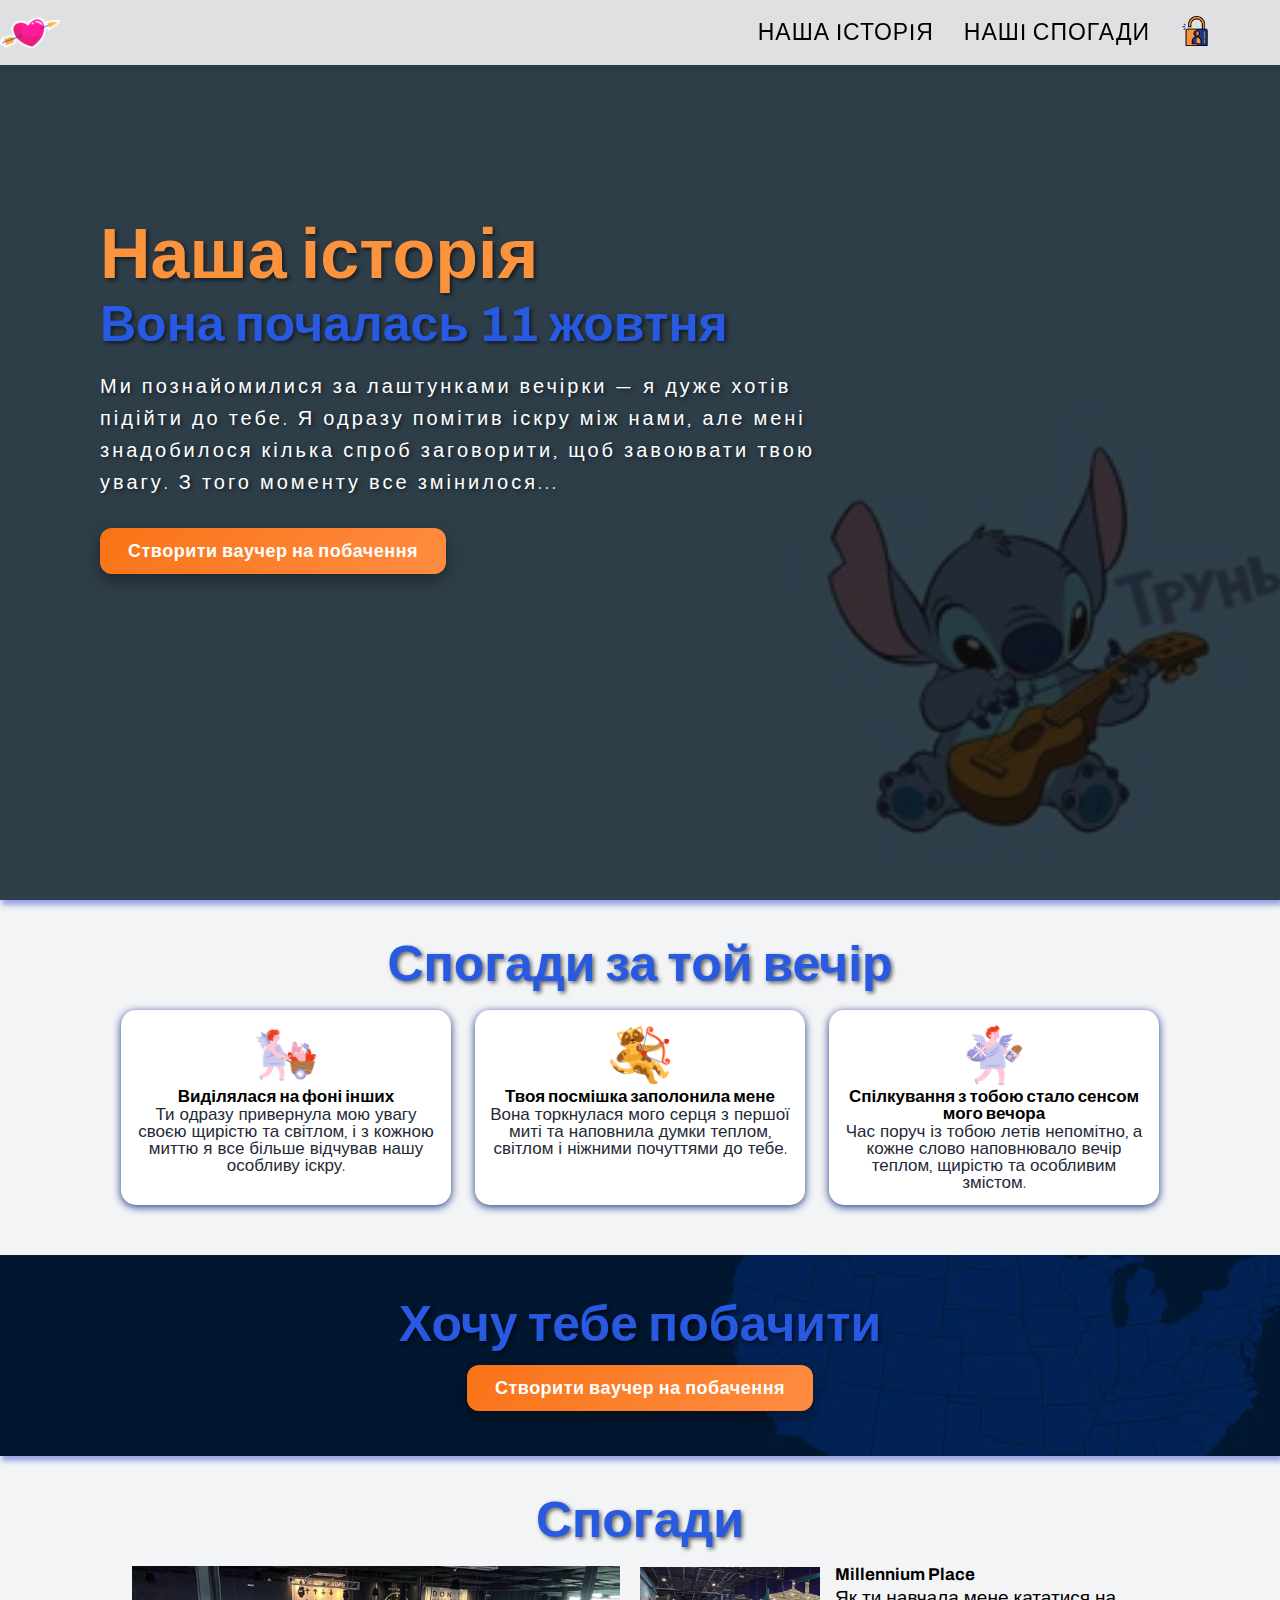
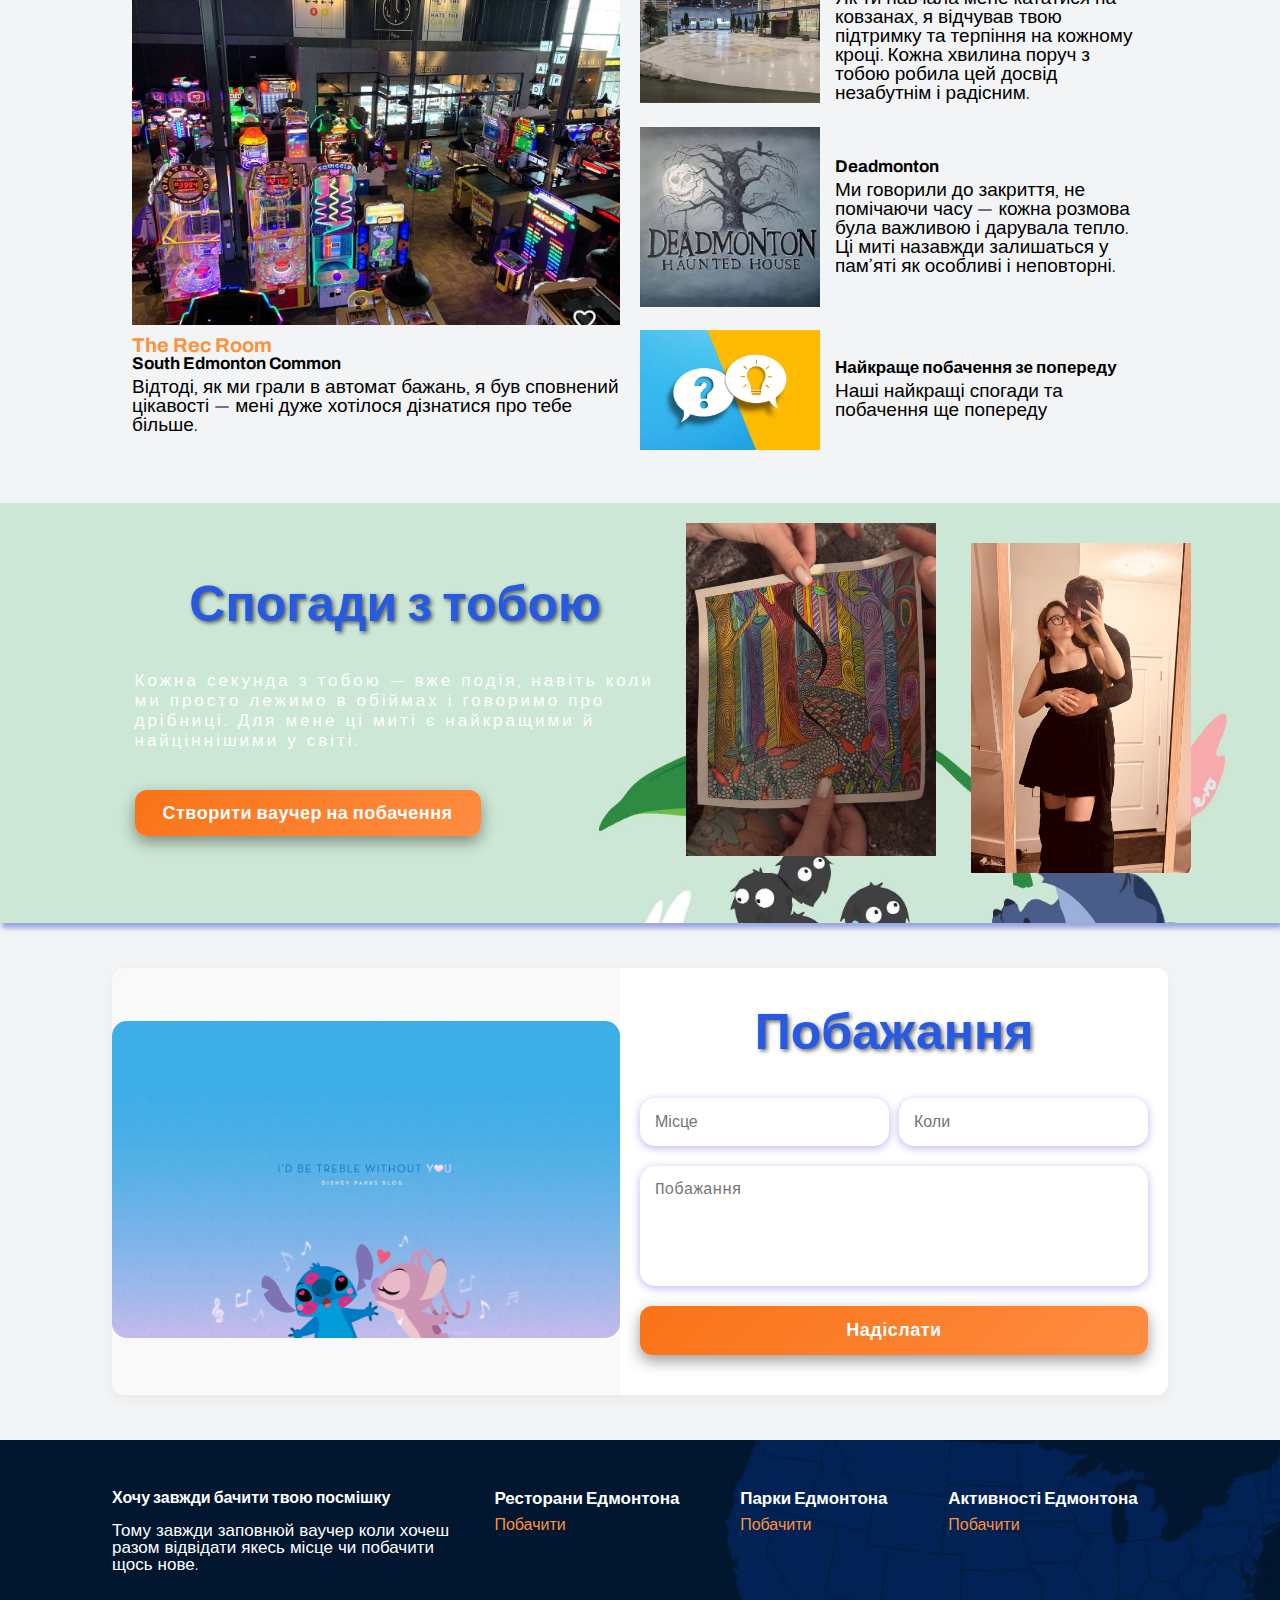
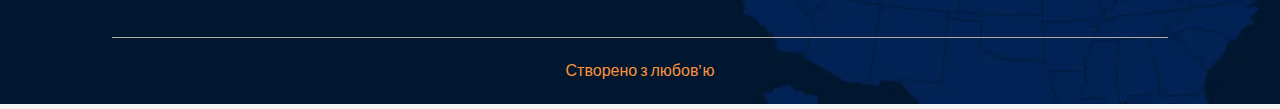
<file: ourStory.html>
<!DOCTYPE html>
<html lang="en">
  <head>
    <meta charset="UTF-8" />
    <meta name="viewport" content="width=device-width, initial-scale=1.0" />
    <link rel="stylesheet" href="reset.css" />
    <link rel="stylesheet" href="style.css" />
    <link rel="icon" type="image/x-icon" href="images/favicon_io 2/favicon.ico" />
    <link rel="preconnect" href="https://fonts.googleapis.com" />
    <link rel="preconnect" href="https://fonts.gstatic.com" crossorigin />
    <link
      href="https://fonts.googleapis.com/css2?family=Archivo:ital,wght@0,100..900;1,100..900&family=Quicksand:wght@300..700&display=swap"
      rel="stylesheet"
    />
    <link
      rel="stylesheet"
      href="https://cdn.jsdelivr.net/npm/swiper@11/swiper-bundle.min.css"
    />
    <title>Наша історія</title>
  </head>
  <body>
    <header class="header__bg aboutUs__bg">
      <div class="header__container-content">
        <div class="navbar">
          <div class="logo">
            <a href="index.html" target="_self" title="Truck">
              <img
              src="images/LOGO-LOVE.png"
                loading="lazy"
                alt="logo"
                class="logo"
              />
            </a>
          </div>
          <ul class="links">
            <li>
              <a
                href="aboutUs.html"
                class="navbar__links"
                target="_self"
                title="About Us"
                >Наша Iсторiя</a
              >
            </li>
            <li>
              <a
                href="contactUs.html"
                class="navbar__links"
                target="_self"
                title="Contact Us"
                >Нашi спогади</a
              >
            </li>
            <li class="links__signInSetts">
              <a
                id="adminBtn"
                class="navbar__links"
                target="_self"
                title="Admin"
                ><img src="images/loginIcon.webp" loading="lazy" alt="LogIn"
              /></a>
            </li>
          </ul>
          <div class="toggle">
            <div class="line1"></div>
            <div class="line2"></div>
            <div class="line3"></div>
          </div>
        </div>
        <div class="header__container">
          <h1>Наша історія</h1>
          <h2>Вона почалась 11 жовтня</h2>
          <p>
            Ми познайомилися за лаштунками вечірки — я дуже хотів підійти до
            тебе. Я одразу помітив іскру між нами, але мені знадобилося кілька
            спроб заговорити, щоб завоювати твою увагу. З того моменту все
            змінилося...
          </p>

          <a href="#contactUs" class="btn">Створити ваучер на побачення</a>
        </div>
      </div>
    </header>
    <main class="main">
      <section class="container">
        <div class="section-distance">
          <h2 class="mission__logo">Спогади за той вечір</h2>
          <div class="card-section">
            <div class="card__item">
              <img src="images/love-2.png" loading="lazy" alt="image" />
              <h3>Виділялася на фоні інших</h3>
              <p class="card__item-text">
                Ти одразу привернула мою увагу своєю щирістю та світлом, і з
                кожною миттю я все більше відчував нашу особливу іскру.
              </p>
            </div>
            <div class="card__item">
              <img
                src="images/love-9.png"
                loading="lazy"
                alt="partnership icon"
              />
              <h3>Твоя посмішка заполонила мене</h3>
              <p class="card__item-text">
                Вона торкнулася мого серця з першої миті та наповнила думки
                теплом, світлом і ніжними почуттями до тебе.
              </p>
            </div>
            <div class="card__item">
              <img
                src="images/love-3.png"
                loading="lazy"
                alt="inovation icon"
              />
              <h3>Спілкування з тобою стало сенсом мого вечора</h3>
              <p class="card__item-text">
                Час поруч із тобою летів непомітно, а кожне слово наповнювало
                вечір теплом, щирістю та особливим змістом.
              </p>
            </div>
          </div>
        </div>
      </section>
      <section class="contacts-section">
        <h2>Хочу тебе побачити</h2>
        <a href="#contactUs" class="btn">Створити ваучер на побачення</a>
      </section>
      <section class="container">
        <div class="section-distance">
          <h2 class="story__block-logo">Спогади</h2>
          <div class="story__block">
            <div class="story__block-first">
              <img
                src="images/IMAGE 2025-12-18 17:41:36.jpg"
                loading="lazy"
                alt="image"
              />
              <h4>The Rec Room</h4>
              <h3>South Edmonton Common</h3>
              <p>
                Відтоді, як ми грали в автомат бажань, я був сповнений цікавості
                — мені дуже хотілося дізнатися про тебе більше.
              </p>
            </div>
            <div class="story__block-secound">
              <div class="story__block-secound-item">
                <div>
                  <img
                    src="images/IMAGE 2025-12-18 17:48:34.jpg"
                    loading="lazy"
                    alt="image"
                  />
                </div>
                <div class="story__block-secound-item-text">
                  <h3>Millennium Place</h3>
                  <p>
                    Як ти навчала мене кататися на ковзанах, я відчував твою
                    підтримку та терпіння на кожному кроці. Кожна хвилина поруч
                    з тобою робила цей досвід незабутнім і радісним.
                  </p>
                </div>
              </div>
              <div class="story__block-secound-item">
                <div>
                  <img src="images/images.jpg" loading="lazy" alt="image" />
                </div>
                <div class="story__block-secound-item-text">
                  <h3>Deadmonton</h3>
                  <p>
                    Ми говорили до закриття, не помічаючи часу — кожна розмова
                    була важливою і дарувала тепло. Ці миті назавжди залишаться
                    у пам’яті як особливі і неповторні.
                  </p>
                </div>
              </div>
              <div class="story__block-secound-item">
                <div>
                  <img
                    src="images/istockphoto-2170466726-612x612.jpg"
                    loading="lazy"
                    alt="image"
                  />
                </div>
                <div class="story__block-secound-item-text">
                  <h3>Найкраще побачення зе попереду</h3>
                  <p>Наші найкращі спогади та побачення ще попереду</p>
                </div>
              </div>
            </div>
          </div>
        </div>
      </section>
      <section class="services slogan_bg" id="contactUs">
        <div class="slogan container">
          <div class="slogan__textBlock">
            <h2>Спогади з тобою</h2>
            <p>
              Кожна секунда з тобою — вже подія, навіть коли ми просто
              лежимо в обіймах і говоримо про дрібниці. Для мене ці миті
              є найкращими й найціннішими у світі.
            </p>
            <div>
              <a href="#contactUs" class="btn">Створити ваучер на побачення</a>
            </div>
          </div>
          <div class="slogan__photoBlock">
            <div class="slogan__img">
              <img src="images/IMAGE 2025-12-18 18:23:01.jpg" loading="lazy" alt="image" />
            </div>
            <div class="slogan__img-small">
              <img src="images/IMAGE 2025-12-18 18:25:41.jpg" loading="lazy" alt="image" />
            </div>
          </div>
        </div>
      </section>


      <section class="contact-section container">
        <div class="contact-image">
          <img
            src="images/1679908227_sneg-top-p-oboi-so-stichem-na-rabochii-stol-pinterest-2.jpg"
            loading="lazy"
            alt="Contact Us"
          />
        </div>
        <form class="contact-form" id="userForm">
          <h2>Побажання</h2>
          <div class="form-grid">
            <input type="text" id="Place" placeholder="Місце" required />
            <input type="text" id="Date" placeholder="Коли" required />
          </div>
          <textarea
            placeholder="Побажання"
            rows="5"
            id="InfoTExt_block"
            required
          ></textarea>
          <button type="submit" class="btn" id="myButton">Надіслати</button>
          <p id="status"></p>
        </form>
      </section>
      <button id="scrollTopBtn" title="top">
        <img src="images/top.webp" loading="lazy" alt="top" class="topImg" />
      </button>
    </main>
    <footer class="footer">
      <div class="container footer-position">
        <div>
          <h4>Хочу завжди бачити твою посмішку</h4>
          <p>
            Тому завжди заповнюй ваучер коли хочеш разом відвідати якесь місце
            чи побачити щось нове.
          </p>
        </div>
        <div class="footer-position-nav">
          <div class="footer__block-nav-items">
            <h3>Ресторани Едмонтона</h3>
            <a
              href="https://www.opentable.ca/s?covers=2&latitude=53.5391305&longitude=-113.4987516&title=Top%20Restaurants%20in%20Edmonton&ref=16282&SP=ppc_g_ca_nontm&cmid=22832620510&aid=183792336416&tid=kwd-301682547986&locp=9001365&loci=&mt=b&nw=g&d=c&cid=767375618606&pos=&gad_source=1&gad_campaignid=22832620510&gbraid=0AAAAADqtrPqXvhz52E7thMMNALKUC1vij&gclid=Cj0KCQiA6Y7KBhCkARIsAOxhqtP-cCf6x3h9wunZFyAaUBI9hwEAVCS_YtmzITurQr_x0XLDvX0mDDcaApj-EALw_wcB"
              target="_blank"
              rel="nofollow"
              title="Github"
              >Побачити</a
            >
          </div>
          <div class="footer__block-nav-items">
            <h3>Парки Едмонтона</h3>
            <a
              href="https://www.tripadvisor.ru/Attractions-g154914-Activities-c57-Edmonton_Alberta.html"
              target="_blank"
              rel="nofollow"
              title="LinkedIn"
              >Побачити</a
            >
          </div>
          <div class="footer__block-nav-items">
            <h3>Активності Едмонтона</h3>
            <a
              href="https://www.getyourguide.ru/edmonton-l291/outdoor-activities-tc1093/?visitor-id=Z9B60OZEQOLZGU8JGK219MRBBJJAEGZO&locale_autoredirect_optout=true"
              target="_blank"
              rel="nofollow"
              title="Mu stack"
              >Побачити</a
            >
          </div>
        </div>
      </div>
      <div class="footer-position-certification container">
        Створено з любов’ю
      </div>
    </footer>

    <div id="loginModal" class="modal">
      <div class="modal-content">
        <h3>Admin Login</h3>
        <input type="text" id="adminUsername" placeholder="Username - admin" />
        <input
          type="password"
          id="adminPassword"
          placeholder="Password - admin"
        />
        <div id="loginError" class="error-message"></div>
        <div class="modal-buttons">
          <button id="loginSubmit" class="btn-admin btn-success">Login</button>
          <button id="loginCancel" class="btn-admin">Cancel</button>
        </div>
      </div>
    </div>

    <script src="https://cdn.jsdelivr.net/npm/swiper@11/swiper-bundle.min.js"></script>
    <script src="script.js"></script>
  </body>
</html>
</file>
<file: style.css>
body {
    background: #f3f4f6;
    min-width: 375px;
    font-family: "Archivo", sans-serif;
    display: flex;
    flex-direction: column;
    min-height: 100vh;
}

.container {
    max-width: 1056px;
    margin: auto;
}

h1,
h2,
h3,
h4,
h5 {
    font-family: "Archivo", sans-serif;
}

h3 {
    font-size: 17px;
}

h2 {
    text-align: center;
    font-size: 50px;
    color: #285ae1;
    text-shadow: 2px 2px 4px rgba(0, 0, 0, 0.6);
}
p {
    font-family: "Quicksand", sans-serif;
    font-size: 17px;
}

button,
a {
    cursor: pointer;
    font-family: "Archivo", sans-serif;
}

.btn {
    display: inline-block;
    background: linear-gradient(135deg, #f97316, #ff8c42);
    color: white;
    padding: 14px 28px;
    border: none;
    border-radius: 12px;
    text-decoration: none;
    transition: all 0.3s ease;
    box-shadow: 0 6px 15px rgba(10, 5, 1, 0.4);
    font-size: 18px;
    font-weight: 600;
    cursor: pointer;
    letter-spacing: 0.5px;
}

.btn img {
    width: 45px;
    height: auto;
}

.btn:hover {
    transform: translateY(-3px);
    box-shadow: 0 8px 20px rgba(249, 115, 22, 0.6);
    background: linear-gradient(135deg, #ff8c42, #f97316);
}

.btn:active {
    transform: translateY(0);
    box-shadow: 4px 12px rgba(249, 115, 22, 0.4);
}



main {
    flex: 1;
}
main h2 {
    padding: 20px;
}

.mission__logo {
    text-align: center;
}

.header__bg {
    background-repeat: no-repeat;
    background-size: cover;
    background-position: center;
    justify-content: center;
    height: 100vh;
    overflow: hidden;
}

.mainPage__bg {
    background-image: linear-gradient(rgba(0, 0, 0, 0.5), rgba(0, 0, 0, 0.5)), url(images/mainPhoto.webp);
    box-shadow: 2px 5px 5px rgba(60, 85, 208, 0.5);
}

.aboutUs__bg {
    background-image: linear-gradient(rgba(0, 0, 0, 0.5), rgba(0, 0, 0, 0.5)), url(images/d8fa31992ac344581ff54ecb3d14ae33.jpg);
    box-shadow: 2px 5px 5px rgba(60, 85, 208, 0.5);
}

.header__container {
    padding-top: 220px;
    padding-left: 100px;
    background: rgba(24, 22, 22, 0.5);
    height: 100vh;
}

.header__container h2 {
    text-align: start;
    padding-top: 10px;
}
h1 {
    font-size: 70px;
    text-shadow: 2px 2px 4px rgba(0, 0, 0, 0.6);
    color: #fb923c;
}


.header__container p {
    font-size: 20px;
    padding: 20px 25px 30px 0px;
    line-height: 1.6;
    color: #fff;
    text-shadow: 2px 2px 4px rgba(0, 0, 0, 0.6);
    letter-spacing:3px;
    max-width: 750px;
}

.navbar {
    background-color: rgba(242, 242, 242, 0.9);
    box-shadow: 0 2px 8px rgba(0, 0, 0, 0.08);
    padding: 0px;
    min-width: 330px;
    height: 65px;
    display: flex;
    align-items: center;
    position: fixed;
    top: 0;
    left: 0;
    width: 100%;
    z-index: 99;
}

.navbar__links {
    text-transform: uppercase;
    font-size: 23px;
    letter-spacing: 1px;
    font-family: "Archivo", sans-serif;
    position: relative;
    line-height: 1;
    text-decoration: none;
    align-items: center;
}

.navbar__links img {
    width: 25px;
    height: auto;
}

.navbar__links:after {
    padding-bottom: 2px;
    display: block;
    position: absolute;
    left: 0;
    width: 0;
    height: 2px;
    background-color: #1e3a8a;
    content: "";
    margin-top: 5px;
    transition: width 0.3s ease-out;
}

.navbar__links-signIn {
    display: none;
}

.links__signInSetts img {
    width: 30px;
    height: auto;
    padding-right: 5px;
}

.navbar__links:hover:after,
.navbar__links:focus:after {
    width: 100%;
}

.logo {
    width: auto;
    height: 60px;
}

.navbar ul.links {
    margin-left: auto;
    margin-right: 50px;
    list-style: none;
    display: flex;
    align-items: center;
    transition:
        0.4s ease all,
        0s ease background;
    height: 100%;
}

.navbar ul.links li {
    text-transform: uppercase;
    padding: 0 15px;
    height: 65px;
    display: flex;
    justify-content: center;
    align-items: center;
    transition:
        0.4s ease all,
        0s ease margin;
}

.toggle {
    display: none;
}
.section-distance{
    margin: 20px 0 50px 0;
}
.card-section {
    display: flex;
    flex-wrap: wrap;
    justify-content: center;
    gap: 1.5rem;
}

.card__item {
    padding: 15px;
    background: #fff;
    border-radius: 15px;
    text-align: center;
    box-shadow: 0 2px 8px #1e3a8a;
    max-width: 300px;
}

.card__item:hover {
    transform: translateY(-5px);
}

.card__item img {
    width: 60px;
    height: 60px;
}

.card__item-text {
    font-size: 17px;
    color: #1f2937;
}

.services {
    padding: 20px 0 50px 0;
    background-image: url(images/1703074718_gagaru-club-p-oboi-sticha-pinterest-3.jpg);
    background-position: center center;
    background-repeat: no-repeat;
    background-size: cover;
    box-shadow: 2px 5px 5px rgba(60, 85, 208, 0.5);
}
.services_new  {

    background-image: url(images/1683803536_polinka-top-p-kartinka-chelovek-pauk-na-zastavku-pintere-4.jpg) !important;
}
.services__item {
    background: #f3f4f6;
    max-width: 220px;
    box-shadow: 0 2px 8px rgba(0, 0, 0, 0.08);
    border-radius: 15px;
}

.services__item img {
    width: 220px;
    height: auto;
    border-radius: 15px 15px 0 0;
}

.services__block {
    display: flex;
    flex-wrap: wrap;
    justify-content: center;
    gap: 1.5rem;
}

.services__item-textBlock {
    padding: 10px;
}

.contacts-section {
    margin-top: 25px;
    text-align: center;
    background-position: center center;
    background-repeat: no-repeat;
    background-size: cover;
    padding: 45px 0;
    background-image: url(images/footer_bg.webp);
    box-shadow: 2px 5px 5px rgba(60, 85, 208, 0.5);
}

.contacts-section h2 {
    padding: 0px 25px 15px 25px;
}

.card-infoBlock {
    display: flex;
    flex-wrap: wrap;
    justify-content: center;
    gap: 1.5rem;
    margin: 0 25px;
}

.card-infoBlock-item {
    display: flex;
    align-items: center;
    padding: 15px;
    background: #fff;
    border-radius: 15px;
    text-align: start;
    box-shadow: 0 2px 8px rgba(24, 10, 224, 0.3);
    max-width: 400px;
}

.card-infoBlock-item div {
    padding: 10px 10px 0 10px;
}

.card-infoBlock-item img {
    width: 55px;
    height: auto;
}

.card-infoBlock-item:hover {
    transform: translateY(-5px);
}

.swiper {
    margin: auto;
    justify-content: center;
    align-self: center;
    align-items: center;
    text-align: center;
}

.swiper-slide {
    text-align: center;
    justify-content: center;
    align-items: center;
}

.swiper-slide {
    display: block;
    width: 100%;
    height: 100%;
    object-fit: cover;
    background: #fff;
    padding: 15px;
    box-shadow: 0 2px 8px rgba(24, 10, 224, 0.3);
    border-radius: 15px;
}

.rating-img {
    width: 35px;
    height: auto;
    margin: 5px;
}

.rating-block {
    display: flex;
    justify-self: center;
}

.swiper-slide {
    border-bottom: 2px solid #3b82f6;
}

.swiper-slide-text {
    border-top: 2px solid #f3f4f6;
    border-bottom: 2px solid #f3f4f6;
    padding: 15px 0;
    height: 50px;
    margin-top: 5px;
}

.rating__hero {
    width: 100px;
    height: 100px;
    object-fit: cover;
    border-radius: 5px 0 50px 0;
    box-shadow: 0 2px 8px rgba(0, 0, 0, 0.08);
}

.contact-section {
    display: flex;
    align-items: stretch;
    margin: auto;
    background: #f9f9f9;
    margin-top: 45px;
    border-radius: 12px;
    overflow: hidden;
    box-shadow: 0 4px 15px rgba(0, 0, 0, 0.05);
}

.contact-image {
    flex: 1 1 50%;
    margin: auto;
}

.contact-image img {
    width: 100%;
    height: auto;
    object-fit: cover;
    border-radius: 15px;
}

.contact-form {
    flex: 1 1 50%;
    display: flex;
    flex-direction: column;
    gap: 20px;
    padding: 20px;
    background: white;
}

.form-grid {
    display: grid;
    grid-template-columns: 1fr 1fr;
    gap: 10px;
}

.contact-form input,
.contact-form textarea {
    padding: 15px;
    background: #fff;
    border-radius: 15px;
    color: #1e3a8a;
    border: none;
    font-size: 16px;
    box-shadow: 0 2px 8px rgba(24, 10, 224, 0.3);
}

.contact-form textarea {
    resize: none;
}

.contact-form {
    text-align: center;
}

.contact-header {
    background-repeat: no-repeat;
    background-size: cover;
    background-position: center;
    padding: 200px 0;
    background-image: linear-gradient(rgba(0, 0, 0, 0.7), rgba(0, 0, 0, 0.5)), url(images/zastavki-gas-kvas-com-zol2-p-zastavki-na-rabochii-stol-khello-kitti-4.jpg);
    text-align: center;
    box-shadow: 2px 5px 5px rgba(60, 85, 208, 0.5);
}

.contact-header__title {
    color: #fb923c;
    font-size: 55px;
    font-weight: bold;
}

.contact-header__description {
    color: #fff;
    font-size: 30px;
    padding-top: 10px;
    margin-bottom: 20px;
}

.contact-container {
    display: grid;
    grid-template-columns: 1fr 1fr;
    gap: 30px;
    padding: 30px;
}

.language-list {
    list-style: none;
    padding: 0;
    margin: 10px 0 0;
    display: flex;
    flex-wrap: wrap;
    gap: 10px;
}

.contact-buttons a {
    margin-top: 20px;
}

.contact-info-left {
    padding-right: 10px;
    border-right: 1px solid #1e3a8a;
}

.contact-info-left p {
    padding: 15px 0;
}

.language-list li {
    background-color: #e0e6ef;
    color: #1e3a8a;
    padding: 8px 16px;
    border-radius: 20px;
    font-size: 14px;
    font-weight: bold;
}

.contact-info-right {
    text-align: center;
    padding-top: 40px;
}

.story__block {
    display: grid;
    grid-template-columns: 1fr 1fr;
    padding: 0 20px;
}

.story__block p {
    padding: 5px 0;
    font-size: 19px;
}

.story__block-first {
    padding-right: 20px;
}

.story__block-first img {
    max-width: 100%;
    height: auto;
    padding-bottom: 10px;
    display: block;
}

.story__block-secound {
    display: grid;
    grid-gap: 20px;
}

.story__block-secound-item {
    display: flex;
    align-items: center;
}

.story__block-secound-item div img {
    width: 180px;
    height: auto;
    padding-right: 15px;
}

.story__block h4 {
    color: #fb923c;
    font-size: 20px;
}

.story__block-logo {
    text-align: center;
}

.slogan {
    display: flex;
    gap: 30px;
    padding-left: 45px;
    color: #fff;
}

.slogan__textBlock {
    flex: 1;
    display: flex;
    gap: 20px;
    flex-direction: column;
    justify-content: center;
}
.slogan__textBlock p{
    line-height: 1.6;
    padding-bottom: 20px;
    letter-spacing: 3px;
    line-height: 20px;
}
.slogan__photoBlock {
    display: flex;
    gap: 20px;
}

.slogan__img {
    display: grid;
}

.slogan__img img {
    width: 250px;
    height: auto;
}

.slogan__img-small {
    display: grid;
}

.slogan__img-small img {
    margin-top: 20px;
    margin-left: 15px;
    width: 220px;
    height: auto;
}

.footer {
    background-image: url(images/footer_bg.webp);
    background-repeat: no-repeat;
    background-size: cover;
    background-position: center;
    color: #fff;
    padding-top: 50px;
    margin-top: 45px;
}

.footer-position {
    display: grid;
    grid-template-columns: 1fr 2fr;
}

.footer-position-nav {
    justify-content: space-around;
    display: flex;
}

.footer-position-certification {
    text-align: center;
    border-top: 0.5px solid rgb(176, 171, 171);
    padding: 25px 0;
    margin-top: 50px;
    color: #fb923c;
}

.footer__block-logos {
    justify-content: space-between;
    max-width: 200px;
    margin-top: 25px;
    text-align: center;
    display: flex;
}

.footer__block-logos img {
    width: 25px;
    height: auto;
}

.footer__block-nav-items h3 {
    margin-bottom: 10px;
}

.footer-position h4 {
    margin-bottom: 15px;
}

.footer-position p {
    margin-bottom: 15px;
}

.footer-position a {
    color: #fb923c;
}
.admin__main{
    margin-bottom: 20px;
}
.admin__main-user {
    padding: 25px;
    background: #fff;
    border-radius: 15px;
    text-align: center;
    box-shadow: 0 2px 8px rgba(0, 0, 0, 0.08);
    max-width: 90%;
    margin: auto;
    margin-top: 120px;
    min-height: 50vh;
    display: flex;
    flex-wrap: wrap;
    justify-content: center;
    gap: 1.5rem;
    text-align: center;
}

.client-card {
    text-align: start;
    border: 1px solid #ccc;
    padding: 16px;
    margin: 12px 0;
    border-radius: 8px;
    background-color: #f9f9f9;
    box-shadow: 0 2px 4px rgba(0, 0, 0, 0.1);
    width: 300px;
}

.client-card h3 {
    margin: 0 0 8px;
    word-wrap: break-word;
    overflow-wrap: break-word;
    white-space: pre-wrap;
    font-weight: 300;
}

.clientLabel {
    color: #1e3a8a;
    font-weight: bold;
    margin-top: 20px;
}

.close-btn {
    width: 250px;
    margin: 25px;
}

#scrollTopBtn {
    position: fixed;
    bottom: 70px;
    right: 50px;
    z-index: 99;
    font-size: 20px;
    border: none;
    outline: none;
    background-color: rgba(242, 242, 242, 0.9);
    color: white;
    cursor: pointer;
    padding: 5px 7px;
    border-radius: 50%;
    display: none;
    animation:
        rgbGlow 3s linear infinite,
        pulse 1.5s infinite;
    box-shadow: 0 0 15px #fb923c;
}

#scrollTopBtn:hover {
    transform: scale(1.1);
}

.topImg {
    height: 50px;
    width: auto;
}
.modal {
    display: none; /* Скрыто по умолчанию */
    position: fixed;
    top: 0;
    left: 0;
    width: 100%;
    height: 100%;
    background: rgba(0,0,0,0.5);
    justify-content: center;
    align-items: center;
    z-index: 1000;
  }
  
  .modal-content {
    background: #1e1e1e;
    padding: 20px 30px;
    border-radius: 10px;
    text-align: center;
    color: #fff;
    max-width: 400px;
    width: 90%;
    box-shadow: 0 0 15px rgba(0,0,0,0.5);
  }
  
  .modal-buttons {
    margin-top: 20px;
    display: flex;
    justify-content: center;
    gap: 15px;
  }
  
  .btn-danger {
    background-color: #e74c3c;
    color: #fff;
    border: none;
    padding: 10px 20px;
    cursor: pointer;
    border-radius: 5px;
  }
  
  .btn-danger:hover {
    background-color: #c0392b;
  }
  
  .modal .btn {
    background-color: #555;
    color: #fff;
    border: none;
    padding: 10px 20px;
    cursor: pointer;
    border-radius: 5px;
  }
  
  .modal .btn:hover {
    background-color: #777;
  }
  .modal {
    display: none;
    position: fixed;
    top: 0;
    left: 0;
    width: 100%;
    height: 100%;
    background: rgba(0,0,0,0.6);
    justify-content: center;
    align-items: center;
    z-index: 1000;
  }
  
  .modal-content {
    background: #1e1e1e;
    padding: 40px 30px;
    border-radius: 12px;
    text-align: center;
    color: #fff;
    max-width: 400px;
    width: 90%;
    box-shadow: 0 8px 25px rgba(0,0,0,0.7);
    display: flex;
    flex-direction: column;
    gap: 15px;
  }
  
  .modal-content h3 {
    margin-bottom: 20px;
    font-size: 1.5em;
  }
  
  .modal-content input {
    width: 100%;
    padding: 12px 15px;
    border-radius: 8px;
    border: 1px solid #555;
    background-color: #2c2c2c;
    color: #fff;
    font-size: 1em;
    box-sizing: border-box;
  }
  
  .modal-content input:focus {
    border-color: #fb923c;
    outline: none;
  }
  
  .error-message {
    color: #e74c3c;
    font-size: 0.9em;
    margin-top: -10px;
    margin-bottom: 5px;
    text-align: left;
  }
  
  .modal-buttons {
    display: flex;
    justify-content: space-between;
    gap: 15px;
    margin-top: 10px;
  }
  
  .btn-admin {
    flex: 1;
    padding: 12px 0;
    border-radius: 8px;
    font-size: 1em;
    border: none;
    cursor: pointer;
    transition: all 0.2s ease;
  }
  
  .btn-admin:hover {
    transform: translateY(-2px);
  }
  
  .btn-success { background-color: #fb923c;; color: #fff; }
  .btn-success:hover { background-color: #fb923c; }
  
  .btn-admin:not(.btn-success) { background-color: #555; color: #fff; }
  .btn-admin:not(.btn-success):hover { background-color: #777; }
@keyframes pulse {
    0%,
    100% {
        transform: scale(1);
    }
    50% {
        transform: scale(1.15);
    }
}


@media (max-width: 1200px) {
    .slogan__textBlock {
        gap: 0px;
    }
    .slogan p {
        padding: 20px 0;
    }
    .footer {
        padding: 50px 50px 0 50px;
    }

    .contact-image {
        display: none;
    }

    .header__container {
        padding-top: 150px;
        padding-right: 100px;
        
    }
    .header__container h1{
        font-size: 50px;
    }
    .header__bg {
        max-height: 500px;
        padding-bottom: 120px;
    }

    .toggle {
        position: absolute;
        top: 33px;
        right: 20px;
        z-index: 99;
        transform: translateY(-50%);
        cursor: pointer;
        width: 40px;
        height: 40px;
        display: flex;
        flex-direction: column;
        background: #fb923c;
        border-radius: 5px;
        margin-right: 25px;
        justify-content: center;
        align-items: center;
    }

    .toggle > * {
        width: 90%;
        height: 3px;
        background: #fff;
        margin: 3px 0;
    }

    .navbar.collapsed .toggle .line1 {
        transform: rotate(45deg) translate(6px, 7px);
    }
    
    .navbar.collapsed .toggle .line2 {
        opacity: 0;
    }
    
    .navbar.collapsed .toggle .line3 {
        transform: rotate(-45deg) translate(5px, -7px);
    }

    .navbar.collapsed .logo {
        position: absolute;
        z-index: 44;
    }

    .navbar__links-signIn {
        display: block;
    }



    .navbar .links {
        position: fixed;
        background: rgba(24, 22, 22, 0.9);
        z-index: 40;
        top: 0;
        left: -100%;
        flex-direction: column;
        width: 75vw;
        height: 100vh;
    }

    .navbar .links li:first-child {
        margin-top: 80px;
    }

    .navbar.collapsed .links {
        left: 0;
    }

    .navbar.collapsed .links a {
        color: #fff;
    }

    .navbar.collapsed .links li:hover a {
        color: #fb923c;
    }

    .navbar.collapsed ~ main {
        filter: blur(1px);
        opacity: 0.8;
    }
}
@media (max-width: 1040px) {
    .contact-info-right {
        padding: 0;
    }
}
@media (max-width: 933px) {
    .card-infoBlock-item {
        max-width: 390px;
    }

    .story__block-first {
        width: 100%;
        margin-bottom: 20px;
    }

    .story__block-first img {
        display: none;
    }

    .story__block {
        display: block;
    }

    .slogan_bg {
        background-position: right center;
    }
    .slogan__img-small {
        display: none;
    }
    .header__container p{
        letter-spacing:2px;
        ;
    }
}

@media (max-width: 768px) {
    .slogan {
        padding: 25px;
    }

    .header__bg {
        max-height: 500px;
    }

    .header__container {
        padding: 100px 25px 0 25px;
    }
    h1 {
        font-size: 45px;
    }
    .header__container h1{
        font-size: 35px;
    }
    h2 {
        font-size: 35px;
    }



    .header__container p {
        font-size: 20px;
        padding-bottom: 20px;
    }

    .contact-section {
        flex-direction: column;
    }

    .footer-position {
        display: grid;
        grid-template-columns: 1fr;
    }

    .footer-position-nav {
        margin-top: 50px;
    }

    .footer-position-nav {
        justify-content: space-between;
    }

    .card-infoBlock-item {
        max-width: 300px;
    }
}

@media (max-width: 733px) {
    .card-infoBlock-item {
        max-width: 400px;
    }

    .contact-container {
        display: block;
        padding: 15px;
    }

    .contact-info-right {
        padding-top: 20px;
        border-top: 2px solid #fb923c;
        margin-top: 20px;
    }

    .contact-info-left {
        border: none;
    }
    .slogan__img {
        display: none;
    }
}

@media (max-width: 507px) {
    .contact-buttons a {
        margin-top: 20px;
    }

    .contact-buttons {
        margin-top: 0;
    }
}

@media (max-width: 500px) {
    .slogan {
        gap: 0px;
        text-align: center;
    }

    .slogan p {
        text-align: start;
    }

    .story__block-secound-item {
        display: block;
    }

    .story__block-secound-item div img {
        width: 95%;
        border-radius: 5%;
        padding: 10px;
    }

    .story__block-secound-item-text {
        padding: 0 15px;
    }
}

@media (max-width: 464px) {
    h1 {
        font-size: 35px;
    }
    h2 {
        font-size: 30px;
    }
    .header__bg {
        padding-bottom: 140px;
    }

    .services__item {
        max-width: 320px;
    }

    .services__item img {
        width: 320px;
    }

    .services__block {
        gap: 2rem;
    }

    .footer-position-nav {
        display: flex;
        flex-wrap: wrap;
        justify-content: center;
        gap: 1.5rem;
        text-align: center;
    }

    .form-grid {
        grid-template-columns: 1fr;
    }

    .card-infoBlock {
        margin: 0 25px;
    }
}
</file>
